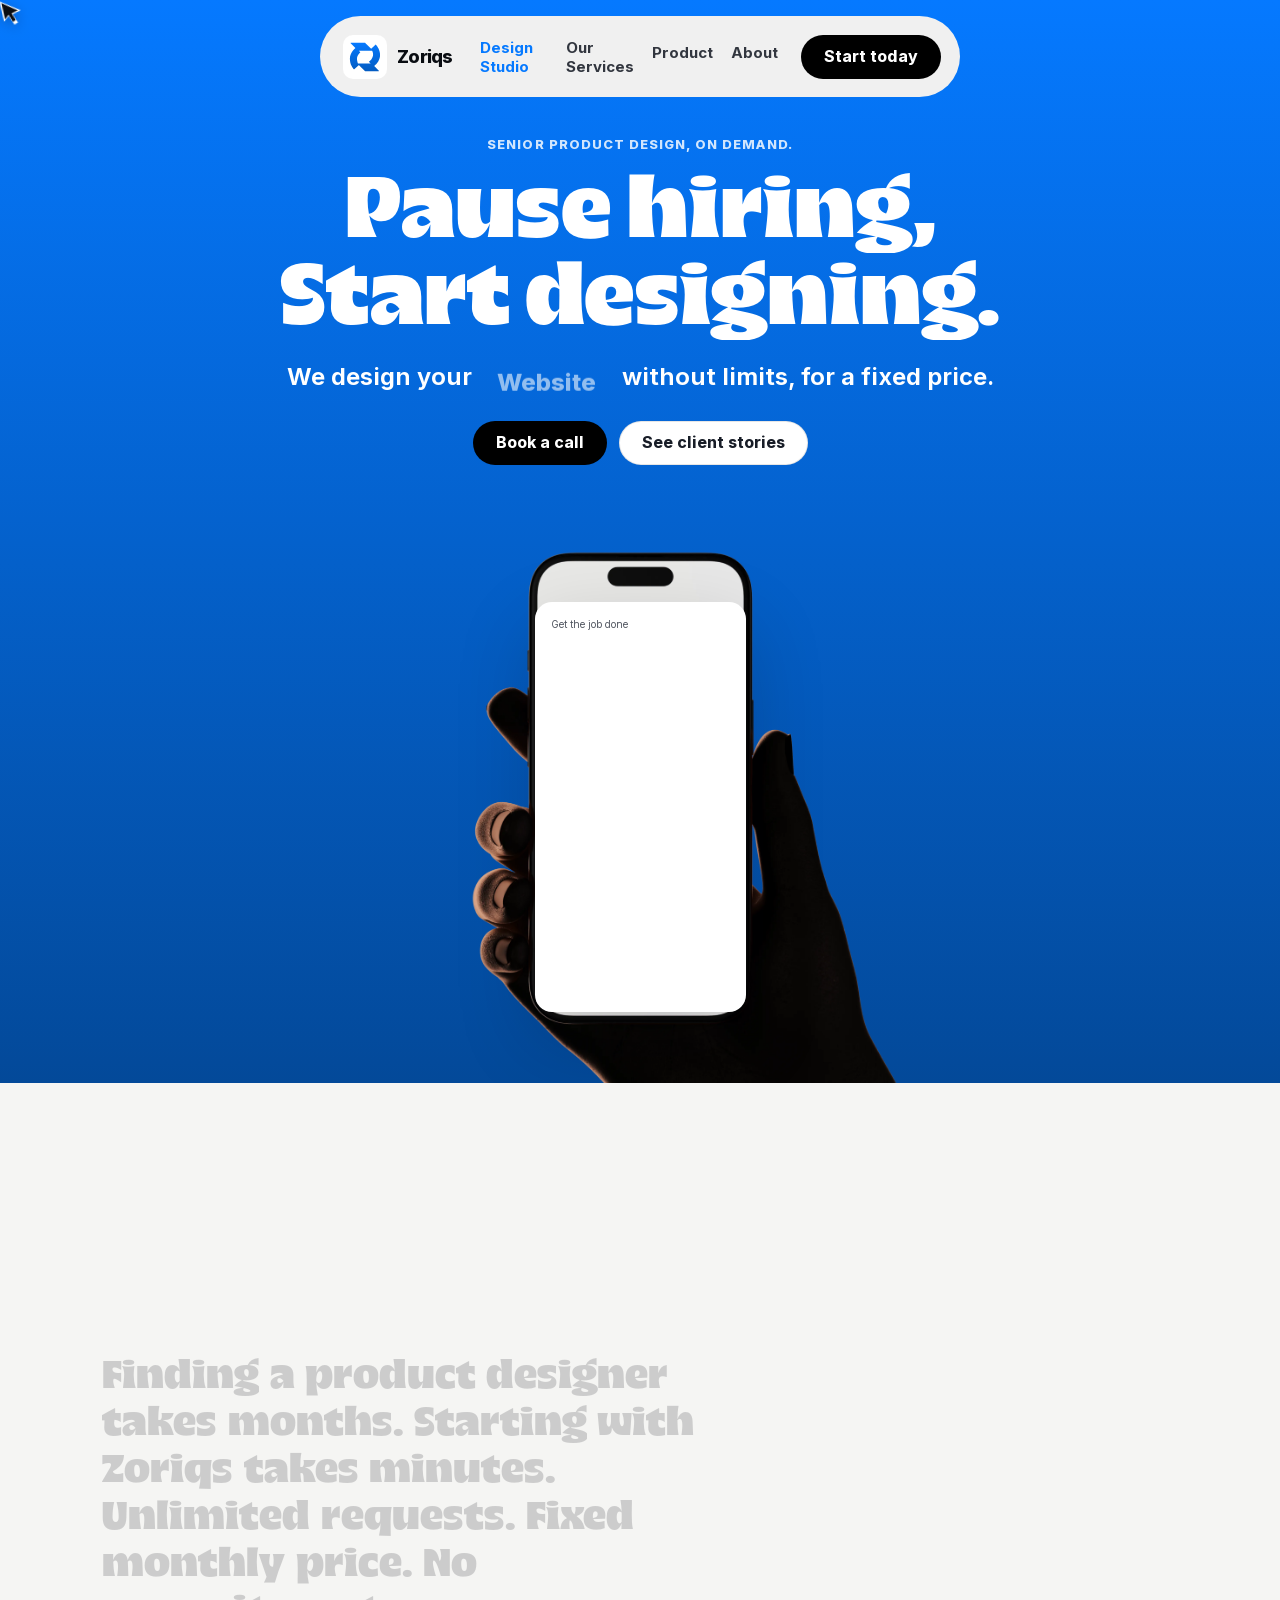
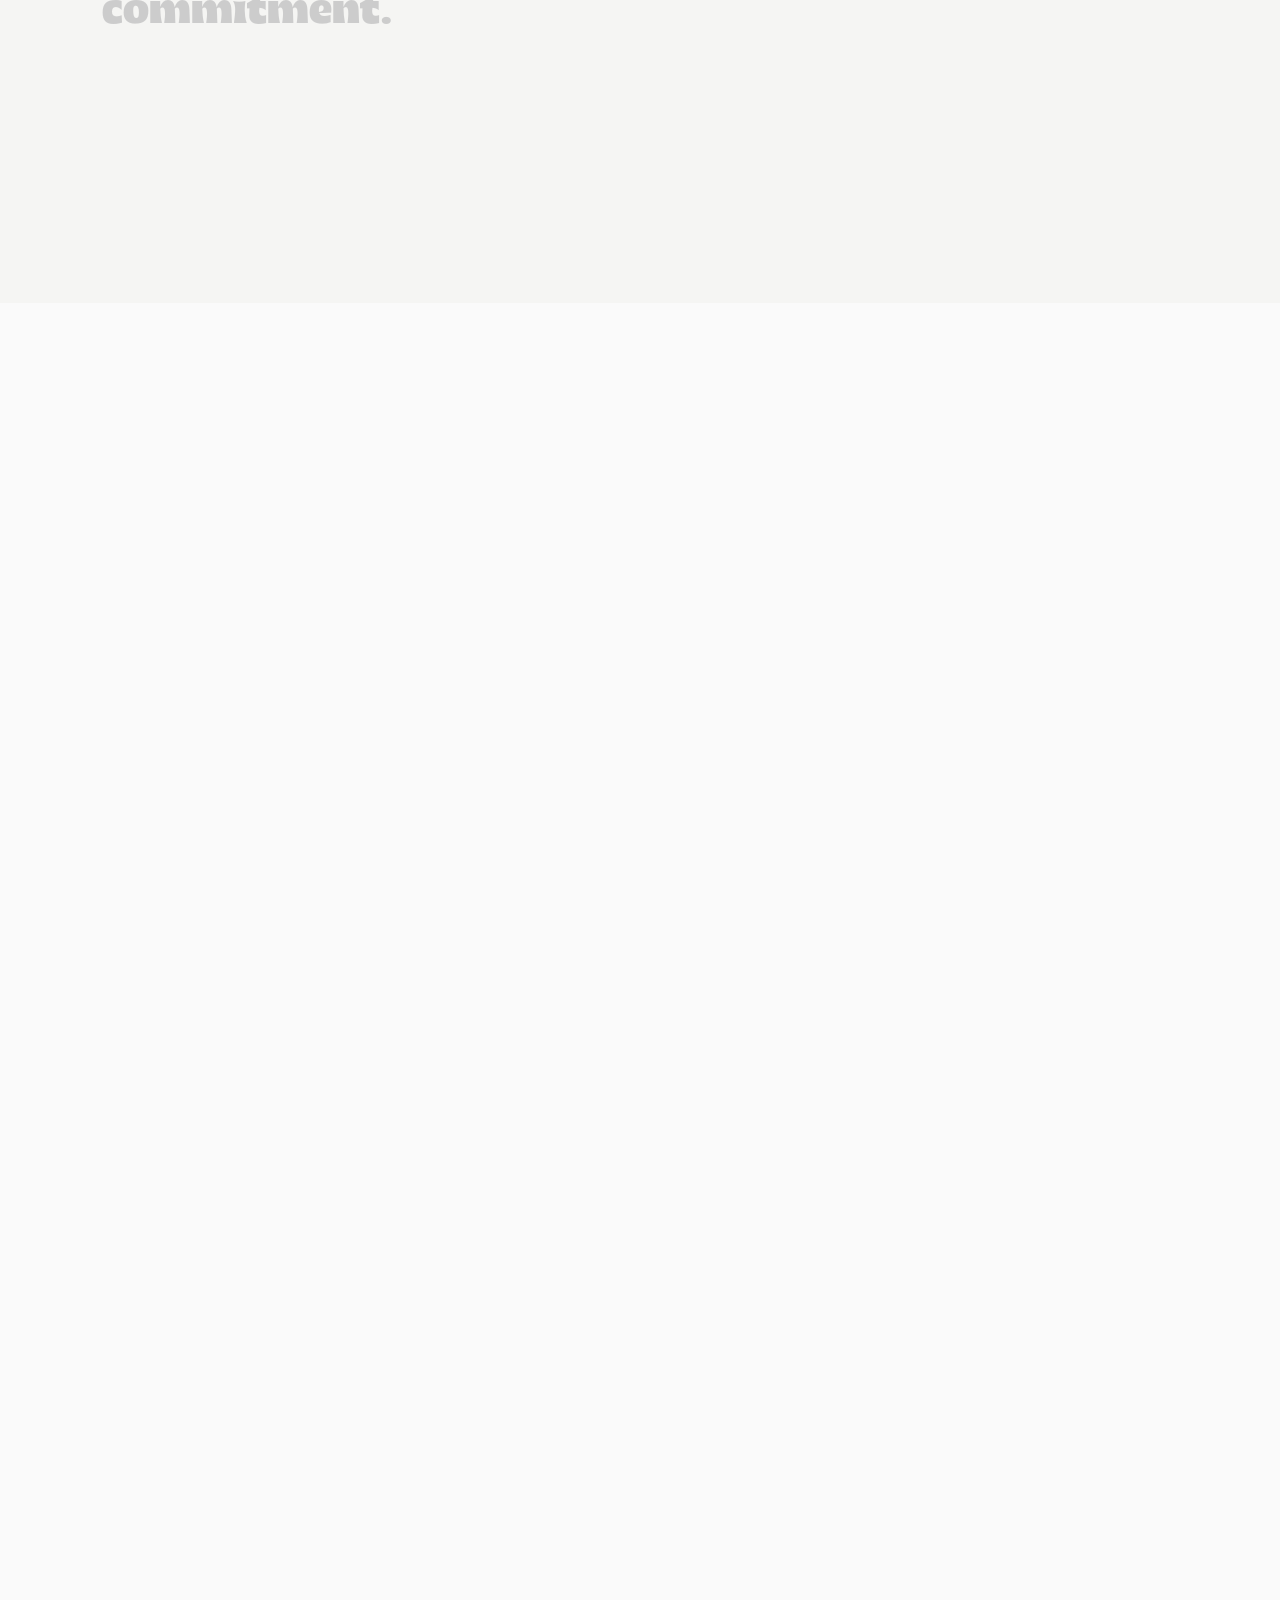
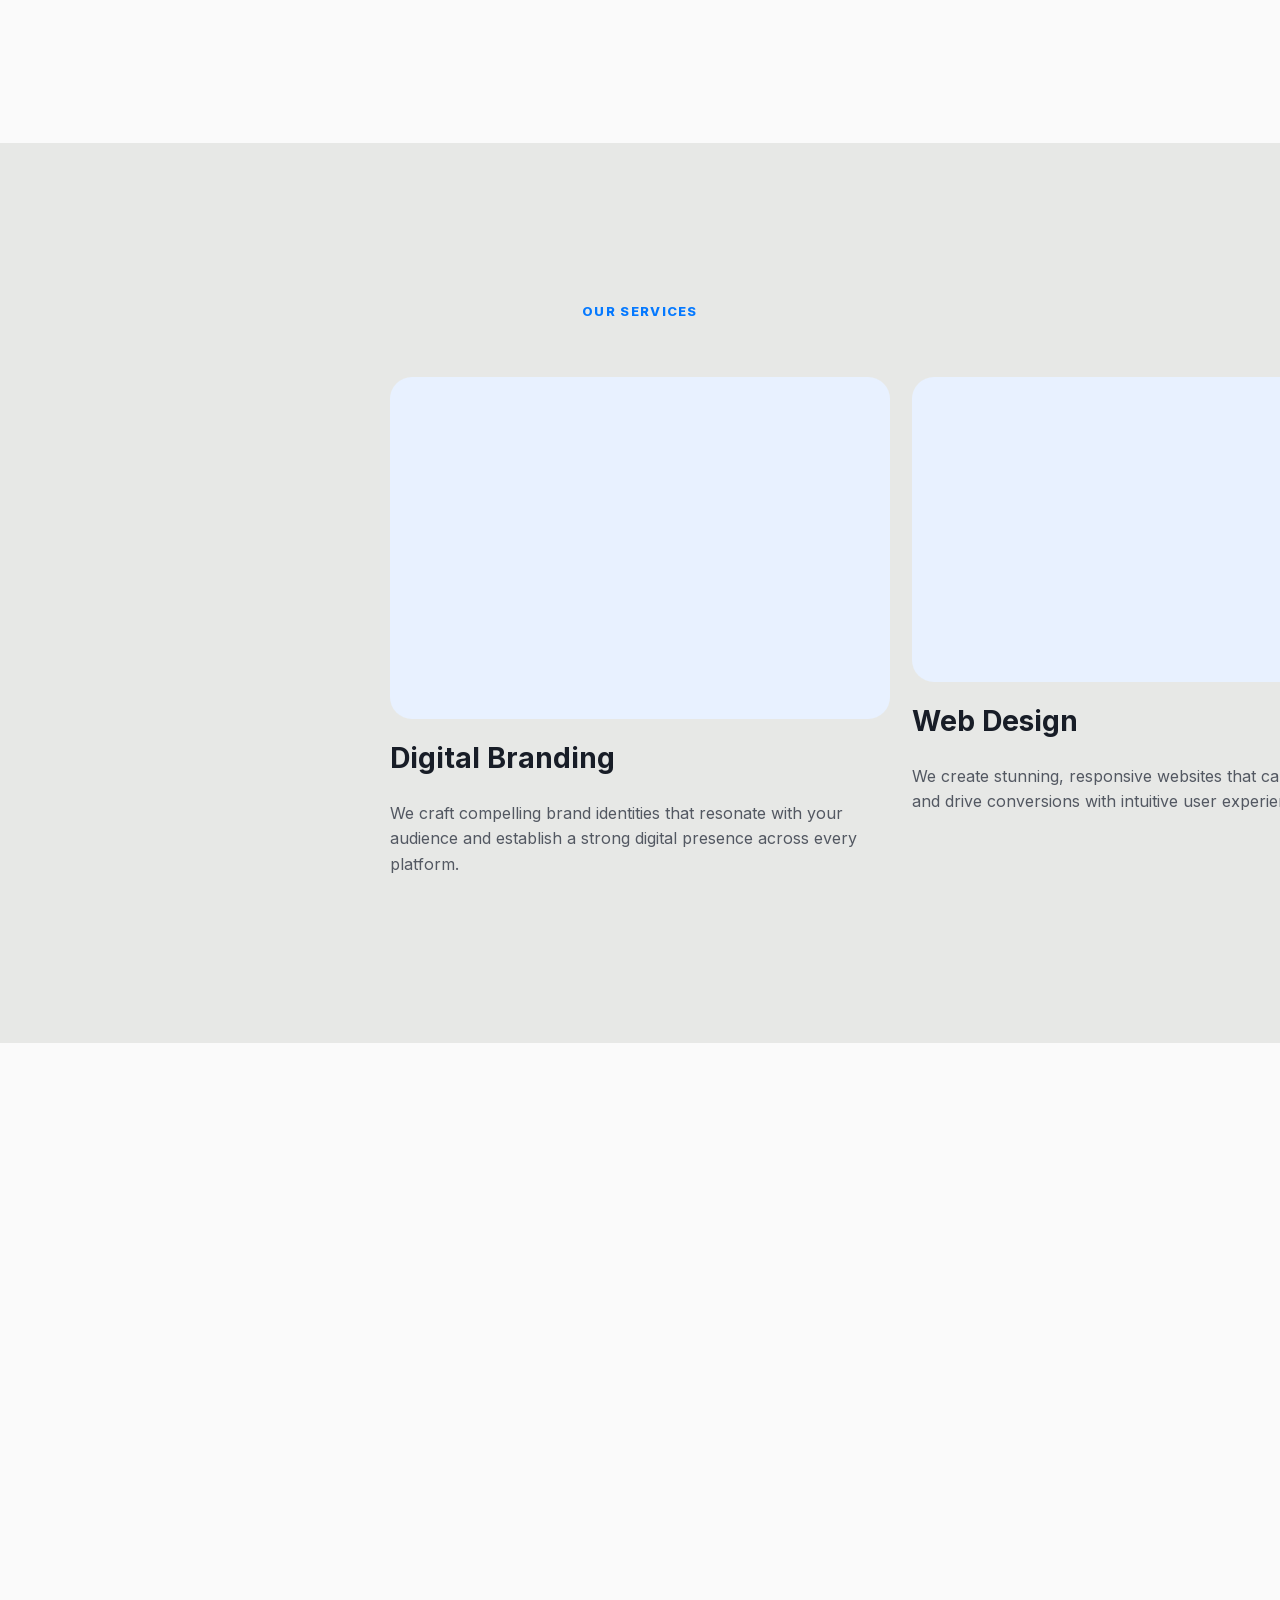
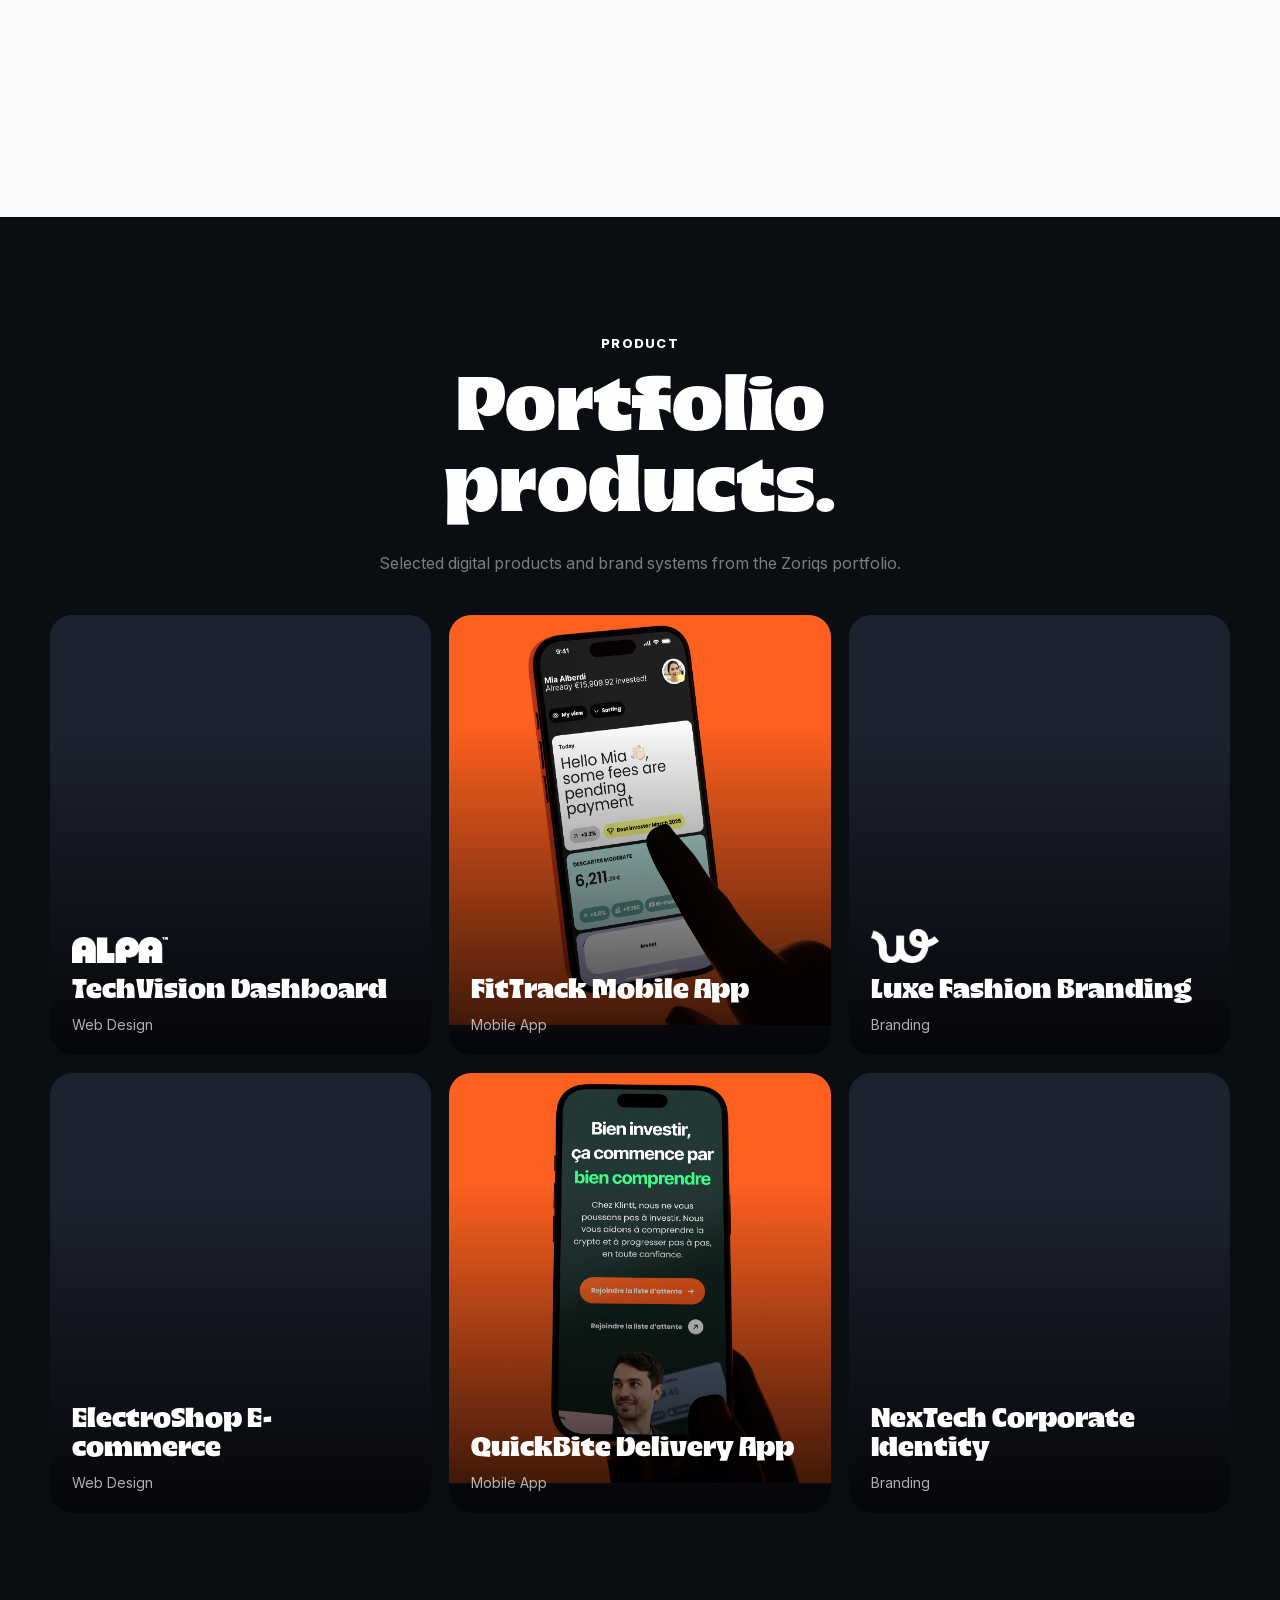
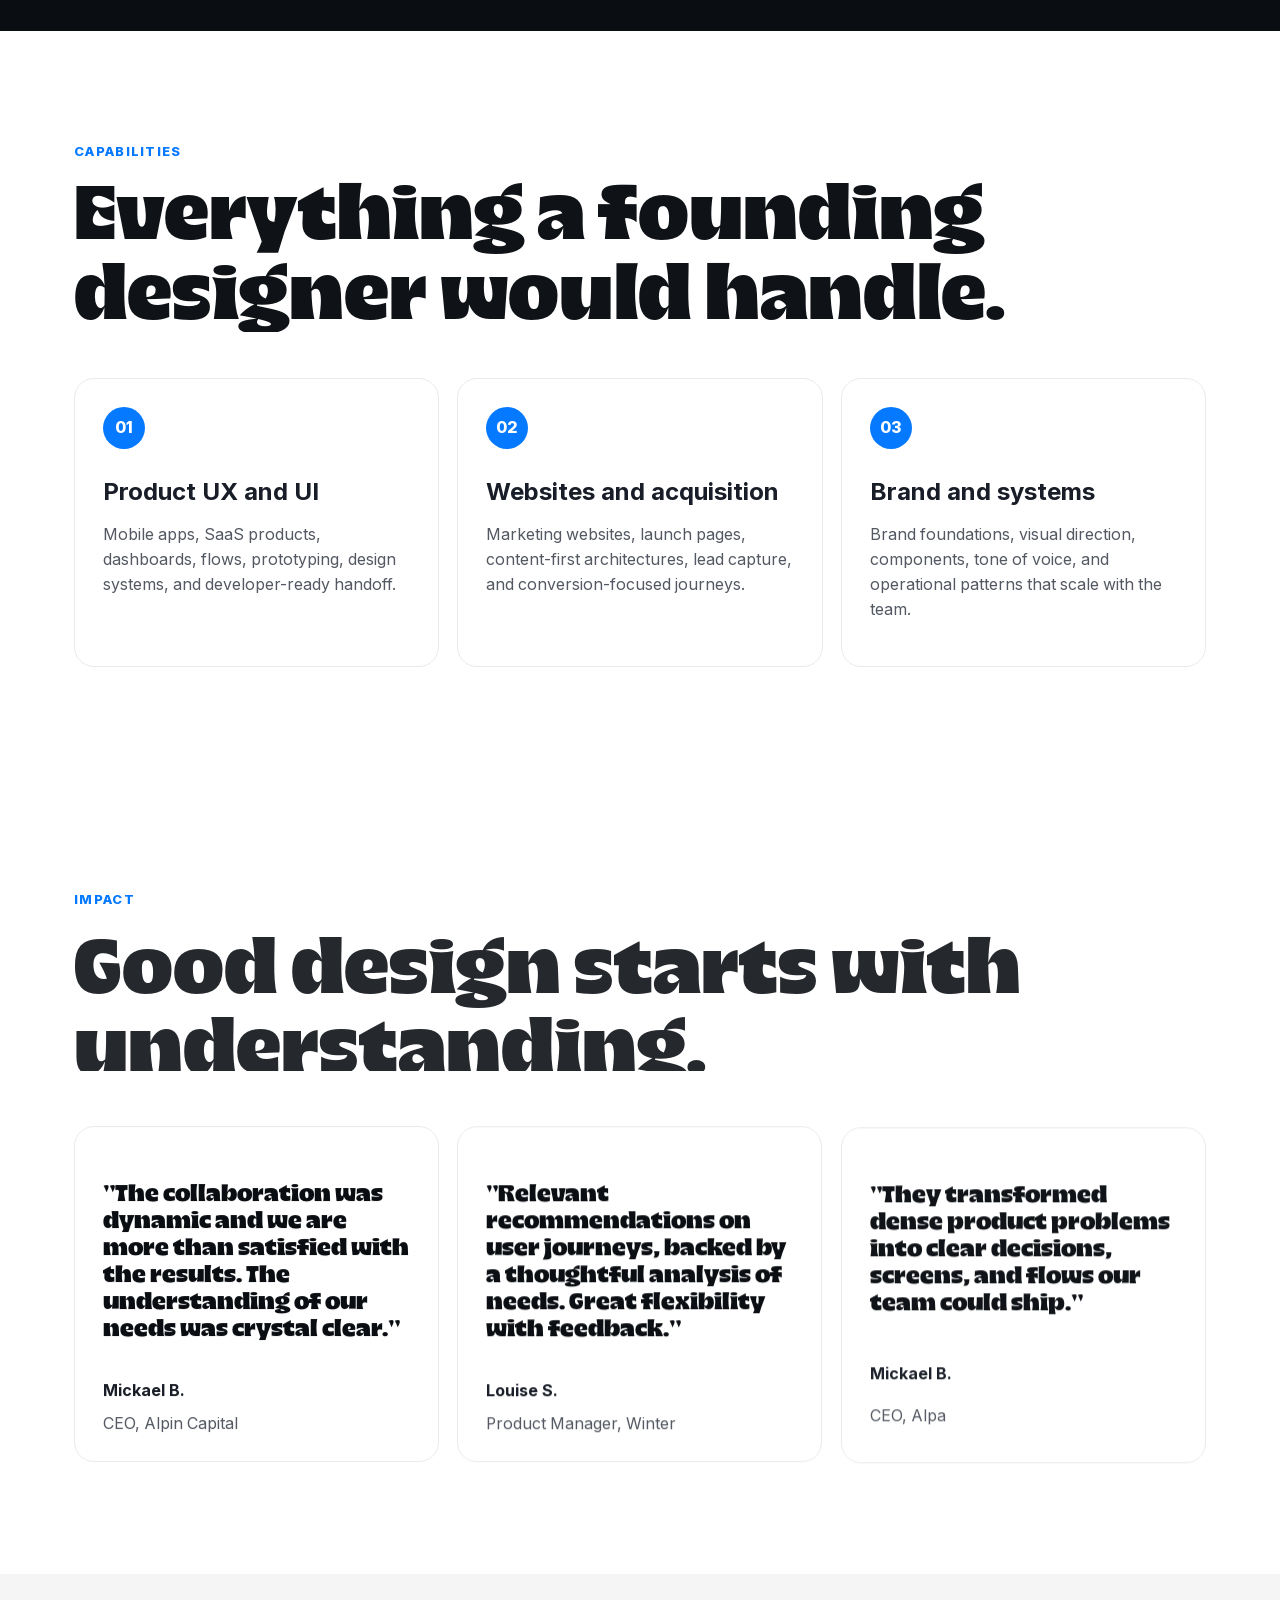
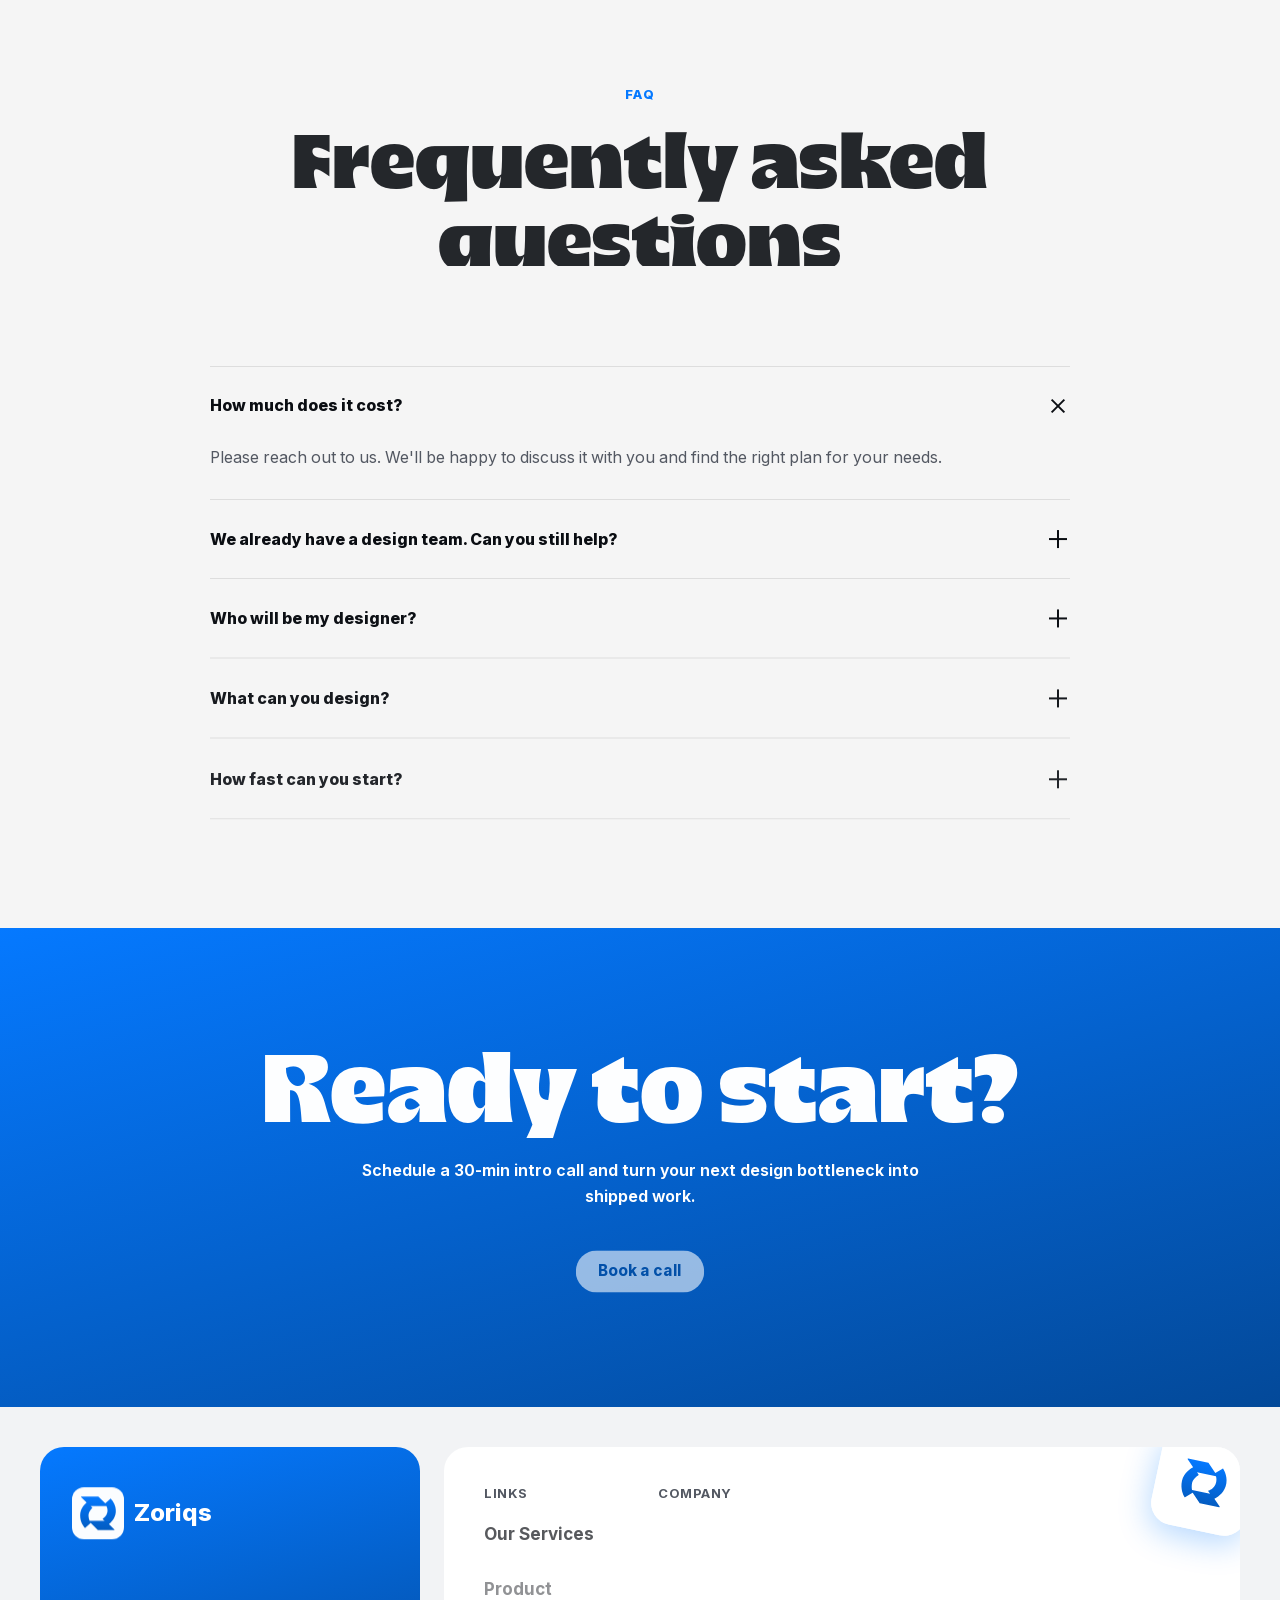
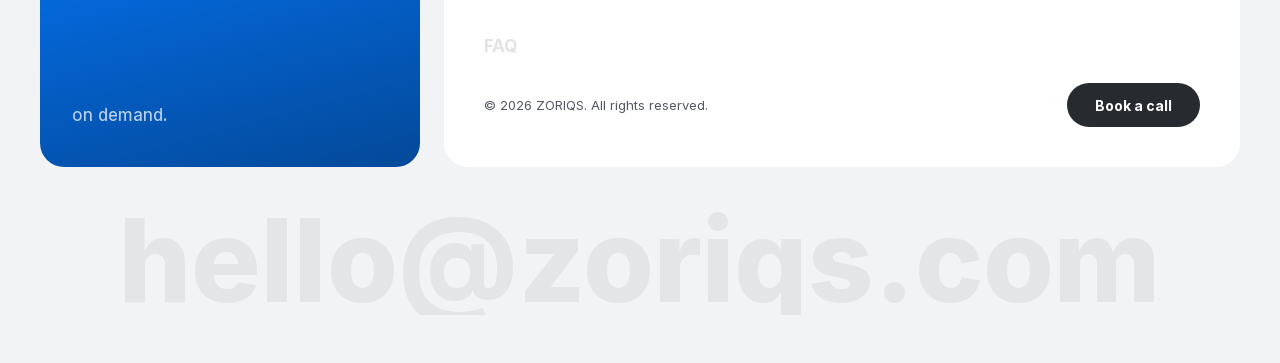
<file: index.html>
<!doctype html>
<html lang="en">
  <head>
    <meta charset="UTF-8" />
    <meta name="viewport" content="width=device-width, initial-scale=1.0" />
    <title>Zoriqs | Web Design, Apps & Digital Growth Studio</title>
    <meta name="description" content="Zoriqs creates websites, mobile apps, digital branding, marketing systems, and product experiences for teams that need creative digital work shipped fast." />
    <meta name="keywords" content="Zoriqs, web design, web development, mobile app development, digital branding, digital marketing, product design, UI UX design" />
    <meta name="author" content="Zoriqs" />
    <meta name="robots" content="index, follow, max-image-preview:large" />
    <meta property="og:type" content="website" />
    <meta property="og:title" content="Zoriqs | Web Design, Apps & Digital Growth Studio" />
    <meta property="og:description" content="Creative digital solutions for websites, apps, branding, marketing, and product experiences." />
    <meta property="og:image" content="assets/img/zoriqs-logo.png" />
    <meta property="og:image:alt" content="Zoriqs logo" />
    <meta property="og:site_name" content="Zoriqs" />
    <meta property="og:locale" content="en_US" />
    <meta name="twitter:card" content="summary_large_image" />
    <meta name="twitter:title" content="Zoriqs | Digital Design Studio" />
    <meta name="twitter:description" content="Websites, apps, branding, marketing, and product design from Zoriqs." />
    <meta name="twitter:image" content="assets/img/zoriqs-logo.png" />
    <meta name="theme-color" content="#121212" />
    <link rel="icon" href="assets/img/zoriqs-logo.svg" type="image/svg+xml" />
    <link rel="icon" type="image/png" sizes="32x32" href="favicon-32.png" />
    <link rel="icon" type="image/png" sizes="16x16" href="favicon-16.png" />
    <link rel="apple-touch-icon" sizes="180x180" href="apple-touch-icon.png" />
    <link rel="manifest" href="site.webmanifest" />
    <link rel="preload" href="assets/img/hero-device.webp" as="image" fetchpriority="high" />
    <link rel="preload" href="assets/fonts/AMLeCygne-Noir.otf" as="font" type="font/otf" crossorigin />
    <link rel="preload" href="assets/fonts/inter-latin.woff2" as="font" type="font/woff2" crossorigin />
    <link rel="stylesheet" href="styles.css?v=zoriqs-blue1" />
    <script>
      if ('scrollRestoration' in history) {
        history.scrollRestoration = 'manual';
      }
      window.scrollTo(0, 0);
    </script>
    <script type="application/ld+json">
      {
        "@context": "https://schema.org",
        "@graph": [
          {
            "@type": "ProfessionalService",
            "@id": "#business",
            "name": "Zoriqs",
            "description": "Creative digital studio offering web design, web development, mobile app development, digital branding, digital marketing, and product design.",
            "email": "hello@zoriqs.com",
            "priceRange": "$$",
            "areaServed": "Worldwide",
            "serviceType": [
              "Web Design",
              "Web Development",
              "Mobile App Development",
              "Digital Branding",
              "Digital Marketing",
              "Product Design"
            ]
          },
          {
            "@type": "WebSite",
            "@id": "#website",
            "name": "Zoriqs"
          },
          {
            "@type": "FAQPage",
            "mainEntity": [
              {
                "@type": "Question",
                "name": "How much does it cost?",
                "acceptedAnswer": {
                  "@type": "Answer",
                  "text": "Reach out to Zoriqs to discuss your requirements and find the right plan for your website, app, brand, or marketing needs."
                }
              },
              {
                "@type": "Question",
                "name": "We already have a design team. Can you still help?",
                "acceptedAnswer": {
                  "@type": "Answer",
                  "text": "Yes. Zoriqs can integrate into an existing workflow as an extension of your team."
                }
              },
              {
                "@type": "Question",
                "name": "What can you design?",
                "acceptedAnswer": {
                  "@type": "Answer",
                  "text": "Zoriqs works on mobile apps, SaaS products, websites, landing pages, design systems, dashboards, UI design, prototyping, and developer handoff."
                }
              }
            ]
          }
        ]
      }
    </script>
    <script defer src="assets/vendor/lenis.min.js"></script>
    <script defer src="assets/vendor/gsap.min.js"></script>
    <script defer src="assets/vendor/ScrollTrigger.min.js"></script>
    <script defer src="animations.js?v=scroll-lag-fix1"></script>
    <script defer src="main.js?v=scroll-lag-fix1"></script>
  </head>
  <body>
    <a class="skip-link" href="#main-content">Skip to main content</a>
    <div class="cursor-dot" aria-hidden="true"></div>
    <div class="cursor-ring" aria-hidden="true"></div>

    <header class="site-nav" data-nav>
      <a class="brand" href="index.html" aria-label="Zoriqs home">
        <img src="assets/img/zoriqs-logo.svg" alt="" width="512" height="512" decoding="async" />
        <span>Zoriqs</span>
      </a>
      <nav class="nav-links" aria-label="Main navigation">
        <a href="index.html" class="is-active">Design Studio</a>
        <a href="#how-it-works">Our Services</a>
        <a href="work.html">Product</a>
        <a href="about.html">About</a>
      </nav>
      <div class="service-nav-progress" aria-label="Our Services progress" aria-hidden="true">
        <span class="is-active"></span>
        <span></span>
        <span></span>
        <span></span>
        <span></span>
        <span></span>
      </div>
      <a class="nav-cta" href="contact.html">Start today</a>
      <button class="menu-toggle" aria-label="Open navigation menu" aria-expanded="false" aria-controls="mobile-menu">
        <span aria-hidden="true"></span><span aria-hidden="true"></span><span aria-hidden="true"></span>
      </button>
      <div class="scroll-progress" data-scroll-progress></div>
    </header>

    <div class="mobile-menu" id="mobile-menu" data-mobile-menu role="dialog" aria-modal="true" aria-label="Mobile navigation" aria-hidden="true">
      <nav aria-label="Mobile navigation">
        <a href="index.html">Design Studio</a>
        <a href="#how-it-works">Our Services</a>
        <a href="work.html">Product</a>
        <a href="about.html">About</a>
        <a href="contact.html">Book a call</a>
      </nav>
    </div>

    <main id="main-content">
      <section class="hero" id="hero-section">
        <div class="hero-copy">
          <p class="eyebrow reveal">Senior product design, on demand.</p>
          <h1 class="display reveal">Pause hiring,<br />Start designing.</h1>
          <p class="hero-sub reveal">
            We design your <strong data-rotator>Mobile App</strong> without limits, for a fixed price.
          </p>
          <div class="hero-actions reveal">
            <a class="button button-dark" href="contact.html">Book a call</a>
            <a class="button button-light" href="work.html">See client stories</a>
          </div>
        </div>
        <div class="hero-device reveal" aria-label="Product delivery preview">
          <img src="assets/img/hero-device.webp" alt="" width="4096" height="2731" decoding="async" fetchpriority="high" />
          <div class="phone-card">
            <div class="delivery-note">
              <span>Get the job done</span>
              <strong>Your design has been delivered</strong>
            </div>
            <video autoplay muted loop playsinline>
              <source src="assets/video/notif.mp4" type="video/mp4" />
            </video>
          </div>
        </div>
      </section>

      <section class="big-statement">
        <p class="word-reveal">
          <span class="word">Finding</span> <span class="word">a</span> <span class="word">product</span> <span class="word">designer</span> <span class="word">takes</span> <span class="word">months.</span>
          <span class="word">Starting</span> <span class="word">with</span> <span class="word">Zoriqs</span> <span class="word">takes</span> <span class="word">minutes.</span>
          <span class="word">Unlimited</span> <span class="word">requests.</span> <span class="word">Fixed</span> <span class="word">monthly</span> <span class="word">price.</span>
          <span class="word">No</span> <span class="word">commitment.</span>
        </p>
      </section>

      <section class="process-section" id="how-it-works">
        <div class="section-heading">
          <p class="eyebrow">Our Services</p>
        </div>
        <div class="process-track">
          <article class="feature-card feature-card-web-design reveal">
            <video autoplay muted loop playsinline>
              <source src="assets/video/card1-designer.mp4" type="video/mp4" />
            </video>
            <h3>Digital Branding</h3>
            <p>We craft compelling brand identities that resonate with your audience and establish a strong digital presence across every platform.</p>
          </article>
          <article class="feature-card reveal">
            <video autoplay muted loop playsinline>
              <source src="assets/video/card2.mp4" type="video/mp4" />
            </video>
            <h3>Web Design</h3>
            <p>We create stunning, responsive websites that captivate visitors and drive conversions with intuitive user experiences.</p>
          </article>
          <article class="feature-card reveal">
            <video class="service-video" autoplay muted loop playsinline aria-label="Animated web development interface">
              <source src="assets/img/service-web-development.webm" type="video/webm" />
            </video>
            <h3>Web Development</h3>
            <p>Our developers build robust, scalable web applications using modern technologies, clean structure, and reliable best practices.</p>
          </article>
          <article class="feature-card reveal">
            <video class="service-video" autoplay muted loop playsinline aria-label="Animated digital marketing dashboard">
              <source src="assets/img/service-digital-marketing.webm" type="video/webm" />
            </video>
            <h3>Digital Marketing</h3>
            <p>We develop strategic campaigns that increase online visibility, attract qualified traffic, and turn attention into measurable growth.</p>
          </article>
          <article class="feature-card reveal">
            <video class="service-video" autoplay muted loop playsinline aria-label="Animated mobile app interface">
              <source src="assets/img/service-mobile-app-development.webm" type="video/webm" />
            </video>
            <h3>Mobile App Development</h3>
            <p>We create native and cross-platform mobile applications that deliver polished experiences across devices and user journeys.</p>
          </article>
          <article class="feature-card feature-card-logo reveal">
            <img class="logo-transition-img" src="assets/img/zoriqs-logo.svg" alt="Zoriqs" width="512" height="512" decoding="async" />
          </article>
        </div>
        <div class="process-logo-stage" aria-hidden="true">
          <img src="assets/img/zoriqs-logo.svg" alt="" width="512" height="512" decoding="async" />
        </div>
      </section>

      <section class="work-preview section-dark" id="product">
        <div class="section-heading center">
          <p class="eyebrow">Product</p>
          <h2>Portfolio<br />products.</h2>
          <p>Selected digital products and brand systems from the Zoriqs portfolio.</p>
        </div>
        <div class="story-grid">
          <a class="story-card reveal" href="work.html">
            <img class="cover" src="assets/img/alpa-dashboard-today.webp" alt="TechVision Dashboard preview" width="1600" height="1200" loading="lazy" decoding="async" />
            <div>
              <img src="assets/img/logo-alpa.png" alt="Alpa" width="150" height="40" loading="lazy" decoding="async" />
              <strong>TechVision Dashboard</strong>
              <span>Web Design</span>
            </div>
          </a>
          <a class="story-card reveal" href="work.html">
            <img class="cover" src="assets/img/alpin-klintt-app.webp" alt="FitTrack Mobile App preview" width="4500" height="3000" loading="lazy" decoding="async" />
            <div>
              <img src="assets/img/logo-klintt.png" alt="Klintt" width="626" height="736" loading="lazy" decoding="async" />
              <strong>FitTrack Mobile App</strong>
              <span>Mobile App</span>
            </div>
          </a>
          <a class="story-card reveal" href="work.html">
            <img class="cover" src="assets/img/winter-renovation-journey-flow.webp" alt="Luxe Fashion Branding preview" width="2505" height="999" loading="lazy" decoding="async" />
            <div>
              <img src="assets/img/logo-winter.png" alt="Winter" width="344" height="172" loading="lazy" decoding="async" />
              <strong>Luxe Fashion Branding</strong>
              <span>Branding</span>
            </div>
          </a>
          <a class="story-card reveal" href="work.html">
            <img class="cover" src="assets/img/alpa-cashflow-notifications.webp" alt="ElectroShop E-commerce preview" width="1600" height="1200" loading="lazy" decoding="async" />
            <div>
              <strong>ElectroShop E-commerce</strong>
              <span>Web Design</span>
            </div>
          </a>
          <a class="story-card reveal" href="work.html">
            <img class="cover" src="assets/img/alpin-klintt-site.webp" alt="QuickBite Delivery App preview" width="4500" height="3000" loading="lazy" decoding="async" />
            <div>
              <strong>QuickBite Delivery App</strong>
              <span>Mobile App</span>
            </div>
          </a>
          <a class="story-card reveal" href="work.html">
            <img class="cover" src="assets/img/winter-energy-dashboard-dpe.webp" alt="NexTech Corporate Identity preview" width="4500" height="3000" loading="lazy" decoding="async" />
            <div>
              <strong>NexTech Corporate Identity</strong>
              <span>Branding</span>
            </div>
          </a>
        </div>
      </section>

      <section class="services-section section-white">
        <div class="section-heading">
          <p class="eyebrow">Capabilities</p>
          <h2>Everything a founding designer would handle.</h2>
        </div>
        <div class="service-grid">
          <article class="service-card reveal">
            <span>01</span>
            <h3>Product UX and UI</h3>
            <p>Mobile apps, SaaS products, dashboards, flows, prototyping, design systems, and developer-ready handoff.</p>
          </article>
          <article class="service-card reveal">
            <span>02</span>
            <h3>Websites and acquisition</h3>
            <p>Marketing websites, launch pages, content-first architectures, lead capture, and conversion-focused journeys.</p>
          </article>
          <article class="service-card reveal">
            <span>03</span>
            <h3>Brand and systems</h3>
            <p>Brand foundations, visual direction, components, tone of voice, and operational patterns that scale with the team.</p>
          </article>
        </div>
      </section>

      <section class="testimonial-section section-white">
        <div class="section-heading">
          <p class="eyebrow">Impact</p>
          <h2>Good design starts with understanding.</h2>
        </div>
        <div class="quote-grid">
          <article class="quote-card reveal">
            <p>"The collaboration was dynamic and we are more than satisfied with the results. The understanding of our needs was crystal clear."</p>
            <strong>Mickael B.</strong>
            <span>CEO, Alpin Capital</span>
          </article>
          <article class="quote-card reveal">
            <p>"Relevant recommendations on user journeys, backed by a thoughtful analysis of needs. Great flexibility with feedback."</p>
            <strong>Louise S.</strong>
            <span>Product Manager, Winter</span>
          </article>
          <article class="quote-card reveal">
            <p>"They transformed dense product problems into clear decisions, screens, and flows our team could ship."</p>
            <strong>Mickael B.</strong>
            <span>CEO, Alpa</span>
          </article>
        </div>
      </section>

      <section class="faq-section" id="faq">
        <div class="section-heading center">
          <p class="eyebrow">FAQ</p>
          <h2>Frequently asked questions</h2>
          <p>Everything you need to know before getting started.</p>
        </div>
        <div class="faq-list" data-accordion>
          <article>
            <button>How much does it cost?<span></span></button>
            <div><p>Please reach out to us. We'll be happy to discuss it with you and find the right plan for your needs.</p></div>
          </article>
          <article>
            <button>We already have a design team. Can you still help?<span></span></button>
            <div><p>Absolutely. We integrate into your existing workflow and tools. Think of us as an extension of your team, not a replacement.</p></div>
          </article>
          <article>
            <button>Who will be my designer?<span></span></button>
            <div><p>A dedicated senior product designer with experience shipping products at startups and scale-ups. No handoffs, no junior rotations.</p></div>
          </article>
          <article>
            <button>What can you design?<span></span></button>
            <div><p>Mobile apps, SaaS products, websites, landing pages, design systems, dashboards, UX research, UI design, prototyping, and developer handoff.</p></div>
          </article>
          <article>
            <button>How fast can you start?<span></span></button>
            <div><p>Most engagements kick off within a few days. Book a call, tell us what you need, and we'll match you with the right designer.</p></div>
          </article>
        </div>
      </section>

      <section class="final-cta">
        <h2>Ready to start?</h2>
        <p>Schedule a 30-min intro call and turn your next design bottleneck into shipped work.</p>
        <a class="button button-brand" href="contact.html">Book a call</a>
      </section>
    </main>

    <footer class="site-footer">
      <div class="footer-cards">
        <section class="footer-brand-card" aria-label="Zoriqs">
          <div class="footer-brand-lockup">
            <img src="assets/img/zoriqs-logo.svg" alt="" width="512" height="512" loading="lazy" decoding="async" />
            <span>Zoriqs</span>
          </div>
          <div class="footer-brand-copy">
            <p>Creative digital solutions,</p>
            <p>on demand.</p>
          </div>
        </section>
        <section class="footer-links-card">
          <div class="footer-mark" aria-hidden="true"><img src="assets/img/zoriqs-logo.svg" alt="" width="512" height="512" loading="lazy" decoding="async" /></div>
          <div class="footer-link-columns">
            <div>
              <p>Links</p>
              <nav aria-label="Footer links">
                <a href="index.html#how-it-works">Our Services</a>
                <a href="work.html">Product</a>
                <a href="index.html#faq">FAQ</a>
              </nav>
            </div>
            <div>
              <p>Company</p>
              <nav aria-label="Company links">
                <a href="contact.html">Contact</a>
                <a href="#">Privacy Policy</a>
                <a href="#">Terms</a>
              </nav>
            </div>
          </div>
          <div class="footer-bottom-row">
            <p>&copy; 2026 ZORIQS. All rights reserved.</p>
            <a class="footer-cta" href="contact.html">Book a call</a>
          </div>
        </section>
      </div>
      <div class="footer-email-wrap">
        <button class="footer-email-watermark" type="button" data-copy-email="hello@zoriqs.com" aria-label="Copy hello@zoriqs.com">hello@zoriqs.com</button>
      </div>
    </footer>
  </body>
</html>
</file>
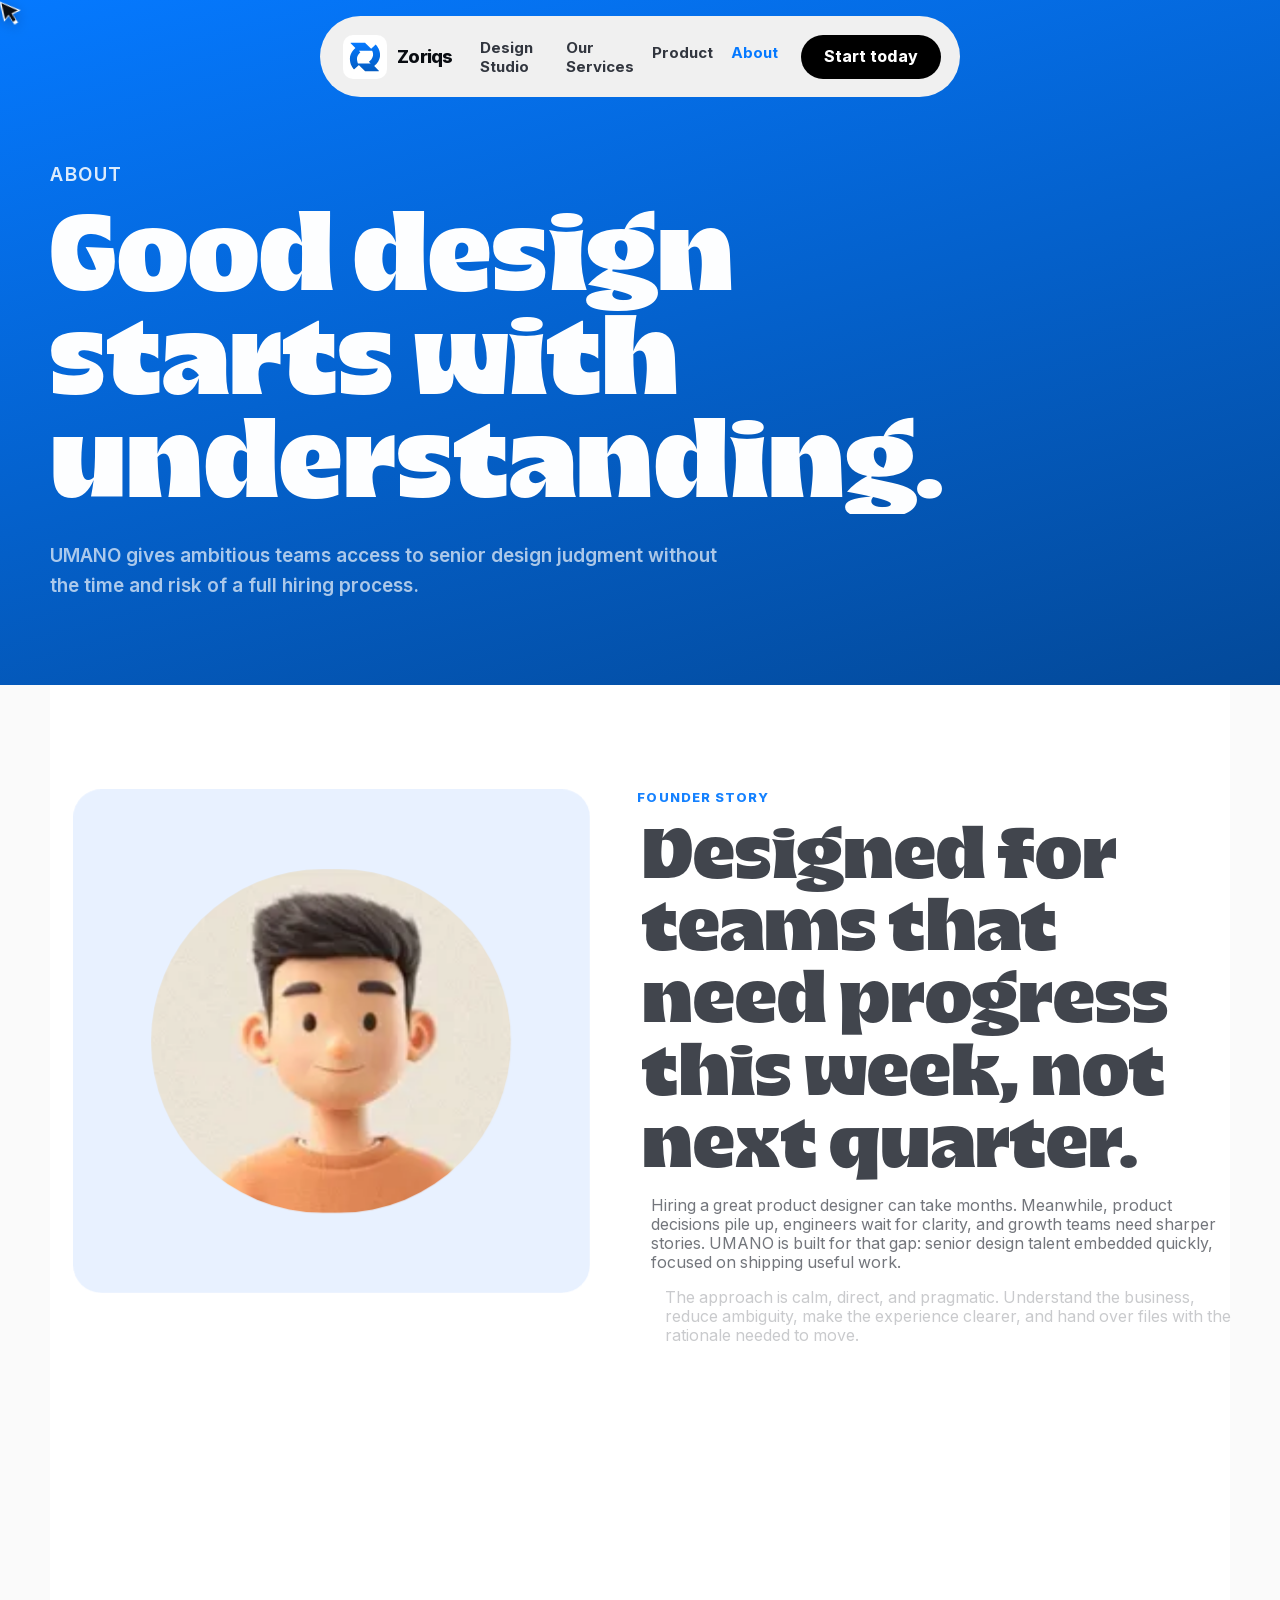
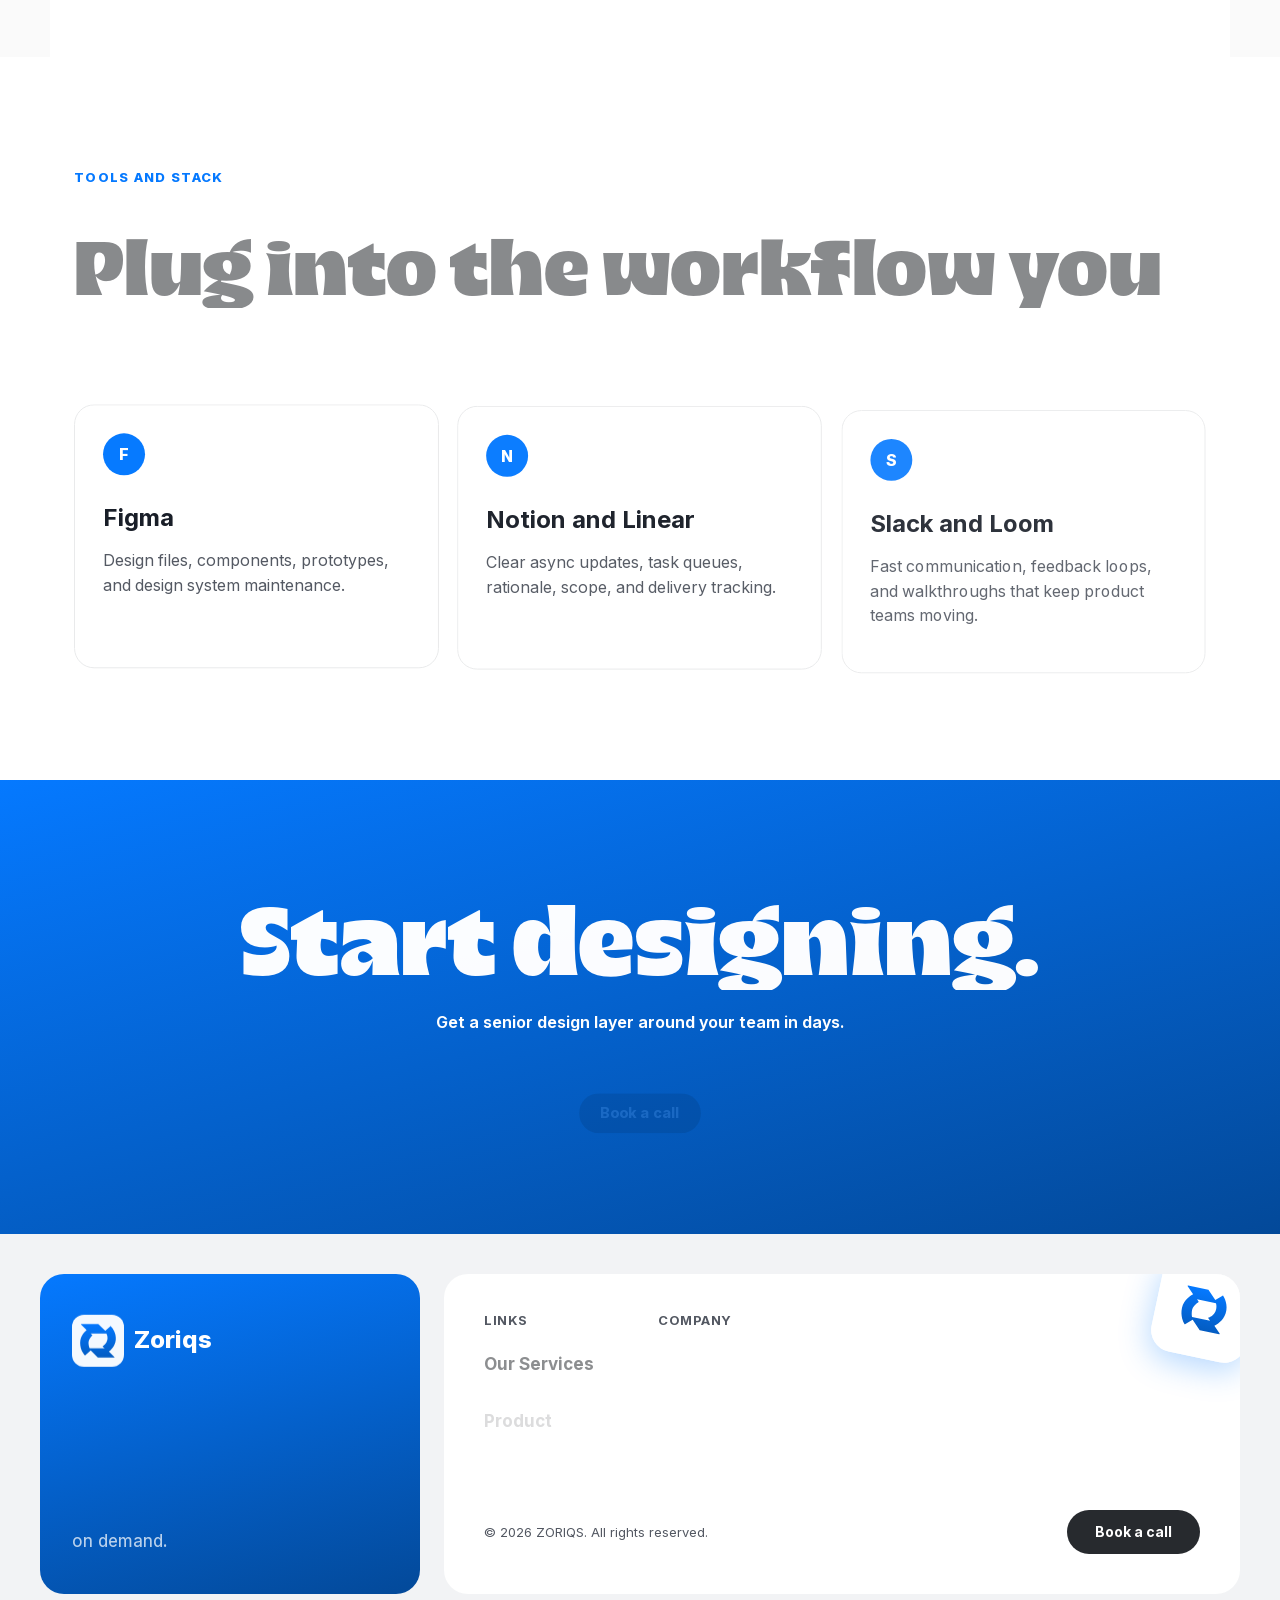
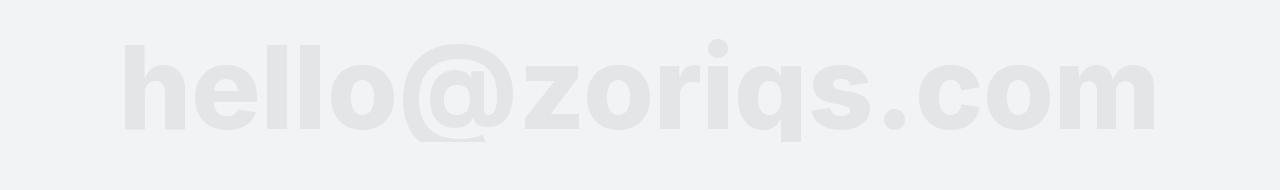
<file: about.html>
<!doctype html>
<html lang="en">
  <head>
    <meta charset="UTF-8" />
    <meta name="viewport" content="width=device-width, initial-scale=1.0" />
    <title>About Zoriqs | Creative Digital Studio</title>
    <meta name="description" content="Learn how Zoriqs helps teams move faster with clear digital strategy, product design, web design, branding, and creative execution." />
    <meta name="author" content="Zoriqs" />
    <meta name="robots" content="index, follow, max-image-preview:large" />
    <meta property="og:type" content="website" />
    <meta property="og:title" content="About Zoriqs | Creative Digital Studio" />
    <meta property="og:description" content="A creative digital studio for websites, apps, branding, product design, and marketing systems." />
    <meta property="og:image" content="assets/img/zoriqs-logo.png" />
    <meta property="og:image:alt" content="Zoriqs logo" />
    <meta property="og:site_name" content="Zoriqs" />
    <meta name="twitter:card" content="summary_large_image" />
    <meta name="twitter:title" content="About Zoriqs" />
    <meta name="twitter:description" content="Creative digital solutions from Zoriqs." />
    <meta name="theme-color" content="#121212" />
    <link rel="icon" href="assets/img/zoriqs-logo.svg" type="image/svg+xml" />
    <link rel="icon" type="image/png" sizes="32x32" href="favicon-32.png" />
    <link rel="icon" type="image/png" sizes="16x16" href="favicon-16.png" />
    <link rel="apple-touch-icon" sizes="180x180" href="apple-touch-icon.png" />
    <link rel="manifest" href="site.webmanifest" />
    <link rel="preload" href="assets/fonts/inter-latin.woff2" as="font" type="font/woff2" crossorigin />
    <link rel="stylesheet" href="styles.css?v=zoriqs-blue1" />
    <script>
      if ('scrollRestoration' in history) {
        history.scrollRestoration = 'manual';
      }
      window.scrollTo(0, 0);
    </script>
    <script defer src="assets/vendor/lenis.min.js"></script>
    <script defer src="assets/vendor/gsap.min.js"></script>
    <script defer src="assets/vendor/ScrollTrigger.min.js"></script>
    <script defer src="animations.js?v=scroll-lag-fix1"></script>
    <script defer src="main.js?v=scroll-lag-fix1"></script>
  </head>
  <body>
    <a class="skip-link" href="#main-content">Skip to main content</a>
    <div class="cursor-dot" aria-hidden="true"></div>
    <div class="cursor-ring" aria-hidden="true"></div>
    <header class="site-nav" data-nav>
      <a class="brand" href="index.html" aria-label="Zoriqs home"><img src="assets/img/zoriqs-logo.svg" alt="" width="512" height="512" decoding="async" /><span>Zoriqs</span></a>
      <nav class="nav-links" aria-label="Main navigation"><a href="index.html">Design Studio</a><a href="index.html#how-it-works">Our Services</a><a href="work.html">Product</a><a class="is-active" href="about.html">About</a></nav>
      <a class="nav-cta" href="contact.html">Start today</a>
      <button class="menu-toggle" aria-label="Open navigation menu" aria-expanded="false" aria-controls="mobile-menu"><span aria-hidden="true"></span><span aria-hidden="true"></span><span aria-hidden="true"></span></button>
      <div class="scroll-progress" data-scroll-progress></div>
    </header>
    <div class="mobile-menu" id="mobile-menu" data-mobile-menu role="dialog" aria-modal="true" aria-label="Mobile navigation" aria-hidden="true"><nav><a href="index.html">Design Studio</a><a href="work.html">Product</a><a href="about.html">About</a><a href="contact.html">Book a call</a></nav></div>

    <main id="main-content">
      <section class="page-hero">
        <div>
          <p class="eyebrow reveal">About</p>
          <h1 class="reveal">Good design starts with understanding.</h1>
          <p class="reveal">UMANO gives ambitious teams access to senior design judgment without the time and risk of a full hiring process.</p>
        </div>
      </section>

      <section class="about-split section-white">
        <div class="about-media reveal"><img src="assets/img/avatar-samy.webp" alt="Senior product designer" width="181" height="173" loading="lazy" decoding="async" /></div>
        <div class="about-copy reveal">
          <p class="eyebrow">Founder story</p>
          <h2>Designed for teams that need progress this week, not next quarter.</h2>
          <p>Hiring a great product designer can take months. Meanwhile, product decisions pile up, engineers wait for clarity, and growth teams need sharper stories. UMANO is built for that gap: senior design talent embedded quickly, focused on shipping useful work.</p>
          <p>The approach is calm, direct, and pragmatic. Understand the business, reduce ambiguity, make the experience clearer, and hand over files with the rationale needed to move.</p>
          <div class="process-list">
            <span><strong>01 - Understand</strong> product, users, constraints, and business goals</span>
            <span><strong>02 - Structure</strong> flows, hierarchy, states, and decisions</span>
            <span><strong>03 - Ship</strong> ready-to-build design with clear documentation</span>
          </div>
        </div>
      </section>

      <section class="services-section section-white">
        <div class="section-heading"><p class="eyebrow">Tools and stack</p><h2>Plug into the workflow you already use.</h2></div>
        <div class="service-grid">
          <article class="service-card reveal"><span>F</span><h3>Figma</h3><p>Design files, components, prototypes, and design system maintenance.</p></article>
          <article class="service-card reveal"><span>N</span><h3>Notion and Linear</h3><p>Clear async updates, task queues, rationale, scope, and delivery tracking.</p></article>
          <article class="service-card reveal"><span>S</span><h3>Slack and Loom</h3><p>Fast communication, feedback loops, and walkthroughs that keep product teams moving.</p></article>
        </div>
      </section>

      <section class="final-cta"><h2>Start designing.</h2><p>Get a senior design layer around your team in days.</p><a class="button button-dark" href="contact.html">Book a call</a></section>
    </main>
    <footer class="site-footer">
      <div class="footer-cards">
        <section class="footer-brand-card" aria-label="Zoriqs">
          <div class="footer-brand-lockup">
            <img src="assets/img/zoriqs-logo.svg" alt="" width="512" height="512" loading="lazy" decoding="async" />
            <span>Zoriqs</span>
          </div>
          <div class="footer-brand-copy">
            <p>Creative digital solutions,</p>
            <p>on demand.</p>
          </div>
        </section>
        <section class="footer-links-card">
          <div class="footer-mark" aria-hidden="true"><img src="assets/img/zoriqs-logo.svg" alt="" width="512" height="512" loading="lazy" decoding="async" /></div>
          <div class="footer-link-columns">
            <div>
              <p>Links</p>
              <nav aria-label="Footer links">
                <a href="index.html#how-it-works">Our Services</a>
                <a href="work.html">Product</a>
                <a href="index.html#faq">FAQ</a>
              </nav>
            </div>
            <div>
              <p>Company</p>
              <nav aria-label="Company links">
                <a href="contact.html">Contact</a>
                <a href="#">Privacy Policy</a>
                <a href="#">Terms</a>
              </nav>
            </div>
          </div>
          <div class="footer-bottom-row">
            <p>&copy; 2026 ZORIQS. All rights reserved.</p>
            <a class="footer-cta" href="contact.html">Book a call</a>
          </div>
        </section>
      </div>
      <div class="footer-email-wrap">
        <button class="footer-email-watermark" type="button" data-copy-email="hello@zoriqs.com" aria-label="Copy hello@zoriqs.com">hello@zoriqs.com</button>
      </div>
    </footer>
  </body>
</html>
</file>
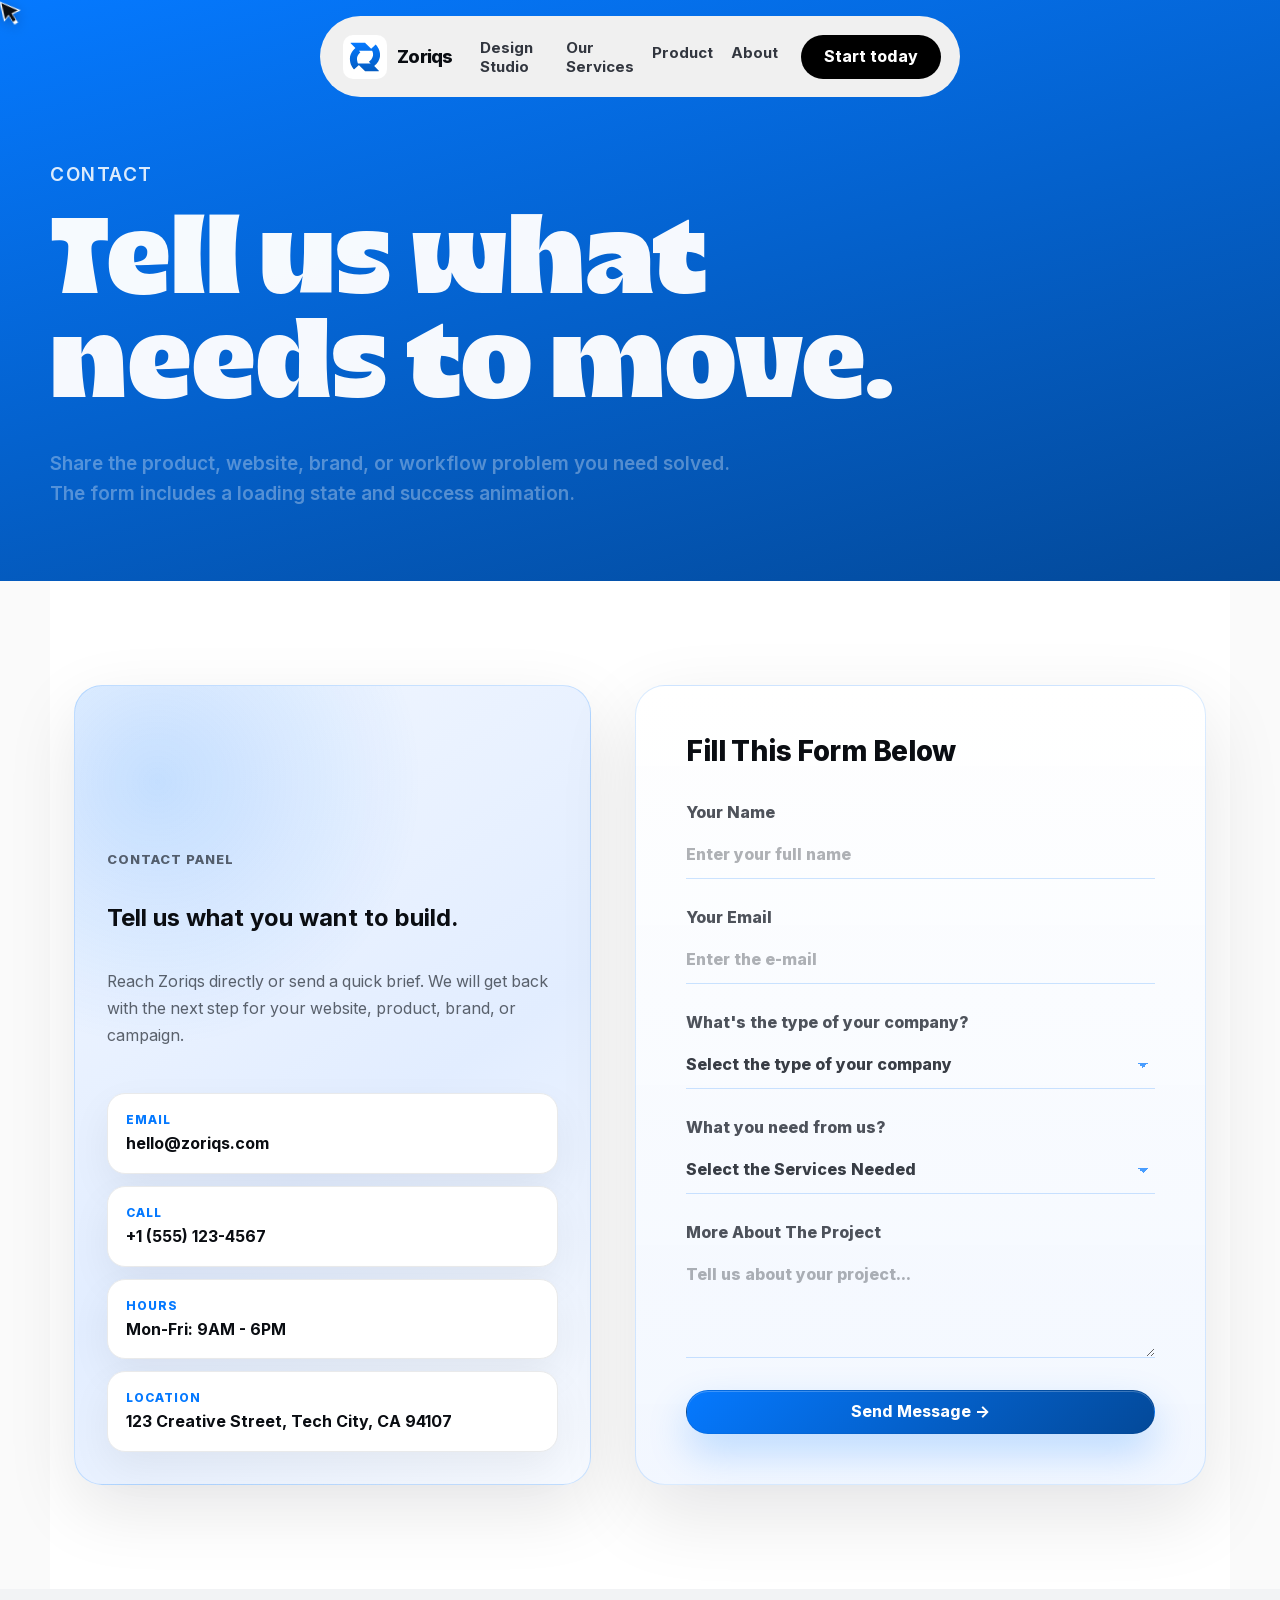
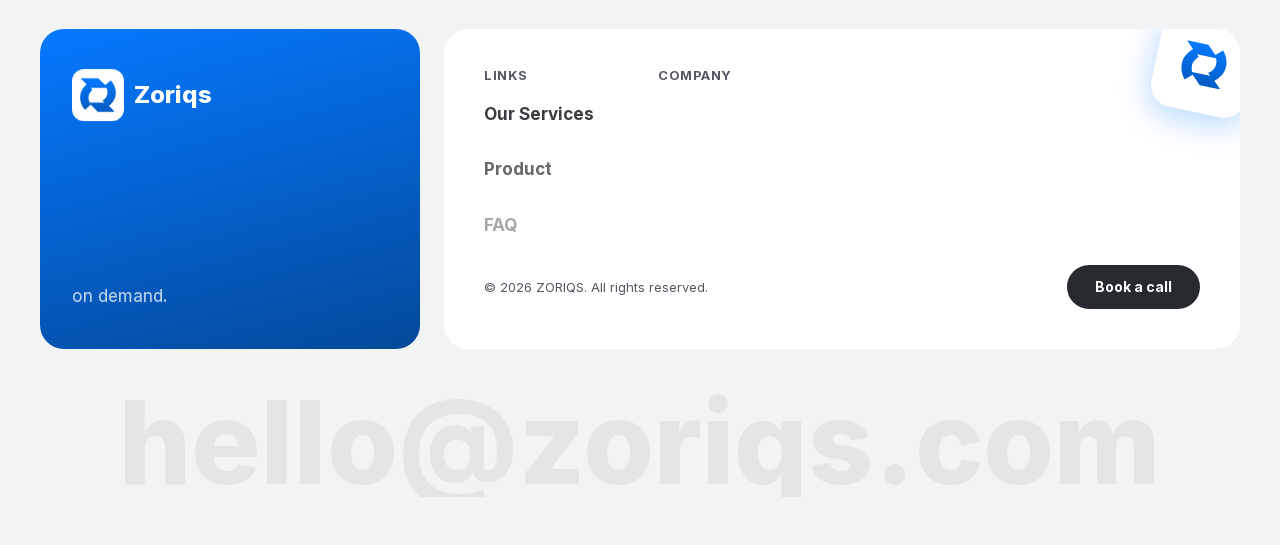
<file: contact.html>
<!doctype html>
<html lang="en">
  <head>
    <meta charset="UTF-8" />
    <meta name="viewport" content="width=device-width, initial-scale=1.0" />
    <title>Contact Zoriqs | Book a Digital Project Call</title>
    <meta name="description" content="Contact Zoriqs to discuss your website, mobile app, brand, digital marketing, or product design project." />
    <meta name="author" content="Zoriqs" />
    <meta name="robots" content="index, follow, max-image-preview:large" />
    <meta property="og:type" content="website" />
    <meta property="og:title" content="Contact Zoriqs | Book a Call" />
    <meta property="og:description" content="Tell Zoriqs what you want to build and start your digital project." />
    <meta property="og:image" content="assets/img/zoriqs-logo.png" />
    <meta property="og:image:alt" content="Zoriqs logo" />
    <meta property="og:site_name" content="Zoriqs" />
    <meta name="twitter:card" content="summary_large_image" />
    <meta name="twitter:title" content="Contact Zoriqs" />
    <meta name="twitter:description" content="Book a call for your next website, app, brand, or digital marketing project." />
    <meta name="theme-color" content="#121212" />
    <link rel="icon" href="assets/img/zoriqs-logo.svg" type="image/svg+xml" />
    <link rel="icon" type="image/png" sizes="32x32" href="favicon-32.png" />
    <link rel="icon" type="image/png" sizes="16x16" href="favicon-16.png" />
    <link rel="apple-touch-icon" sizes="180x180" href="apple-touch-icon.png" />
    <link rel="manifest" href="site.webmanifest" />
    <link rel="preload" href="assets/fonts/inter-latin.woff2" as="font" type="font/woff2" crossorigin />
    <link rel="stylesheet" href="styles.css?v=zoriqs-blue1" />
    <script>
      if ('scrollRestoration' in history) {
        history.scrollRestoration = 'manual';
      }
      window.scrollTo(0, 0);
    </script>
    <script defer src="assets/vendor/lenis.min.js"></script>
    <script defer src="assets/vendor/gsap.min.js"></script>
    <script defer src="assets/vendor/ScrollTrigger.min.js"></script>
    <script defer src="animations.js?v=scroll-lag-fix1"></script>
    <script defer src="main.js?v=scroll-lag-fix1"></script>
  </head>
  <body>
    <a class="skip-link" href="#main-content">Skip to main content</a>
    <div class="cursor-dot" aria-hidden="true"></div>
    <div class="cursor-ring" aria-hidden="true"></div>
    <header class="site-nav" data-nav>
      <a class="brand" href="index.html" aria-label="Zoriqs home"><img src="assets/img/zoriqs-logo.svg" alt="" width="512" height="512" decoding="async" /><span>Zoriqs</span></a>
      <nav class="nav-links" aria-label="Main navigation"><a href="index.html">Design Studio</a><a href="index.html#how-it-works">Our Services</a><a href="work.html">Product</a><a href="about.html">About</a></nav>
      <a class="nav-cta" href="contact.html">Start today</a>
      <button class="menu-toggle" aria-label="Open navigation menu" aria-expanded="false" aria-controls="mobile-menu"><span aria-hidden="true"></span><span aria-hidden="true"></span><span aria-hidden="true"></span></button>
      <div class="scroll-progress" data-scroll-progress></div>
    </header>
    <div class="mobile-menu" id="mobile-menu" data-mobile-menu role="dialog" aria-modal="true" aria-label="Mobile navigation" aria-hidden="true"><nav><a href="index.html">Design Studio</a><a href="work.html">Product</a><a href="about.html">About</a><a href="contact.html">Book a call</a></nav></div>

    <main id="main-content">
      <section class="page-hero">
        <div>
          <p class="eyebrow reveal">Contact</p>
          <h1 class="reveal">Tell us what needs to move.</h1>
          <p class="reveal">Share the product, website, brand, or workflow problem you need solved. The form includes a loading state and success animation.</p>
        </div>
      </section>

      <section class="contact-layout section-white">
        <aside class="contact-aside reveal">
          <p class="eyebrow">Contact panel</p>
          <h2>Tell us what you want to build.</h2>
          <p>Reach Zoriqs directly or send a quick brief. We will get back with the next step for your website, product, brand, or campaign.</p>
          <div class="contact-panel">
            <a href="mailto:hello@zoriqs.com">
              <span>Email</span>
              <strong>hello@zoriqs.com</strong>
            </a>
            <a href="tel:+15551234567">
              <span>Call</span>
              <strong>+1 (555) 123-4567</strong>
            </a>
            <div>
              <span>Hours</span>
              <strong>Mon-Fri: 9AM - 6PM</strong>
            </div>
            <div>
              <span>Location</span>
              <strong>123 Creative Street, Tech City, CA 94107</strong>
            </div>
          </div>
        </aside>
        <div class="contact-card reveal">
          <h2>Fill This Form Below</h2>
          <form data-contact-form>
            <label>Your Name<input name="name" autocomplete="name" required placeholder="Enter your full name" /></label>
            <label>Your Email<input name="email" type="email" autocomplete="email" required placeholder="Enter the e-mail" /></label>
            <label>What's the type of your company?
              <select name="company_type" required>
                <option value="" selected disabled>Select the type of your company</option>
                <option>Startup</option>
                <option>Small business</option>
                <option>Enterprise</option>
                <option>Creator or personal brand</option>
              </select>
            </label>
            <label>What you need from us?
              <select name="service_needed" required>
                <option value="" selected disabled>Select the Services Needed</option>
                <option>Website design and development</option>
                <option>Digital marketing</option>
                <option>Mobile app development</option>
                <option>Brand and product design</option>
              </select>
            </label>
            <label>More About The Project<textarea name="message" required placeholder="Tell us about your project..."></textarea></label>
            <button class="button button-brand" type="submit">Send Message -></button>
          </form>
          <div class="form-success">Thanks. Your brief is ready for the intro call.</div>
        </div>
      </section>
    </main>
    <footer class="site-footer">
      <div class="footer-cards">
        <section class="footer-brand-card" aria-label="Zoriqs">
          <div class="footer-brand-lockup">
            <img src="assets/img/zoriqs-logo.svg" alt="" width="512" height="512" loading="lazy" decoding="async" />
            <span>Zoriqs</span>
          </div>
          <div class="footer-brand-copy">
            <p>Creative digital solutions,</p>
            <p>on demand.</p>
          </div>
        </section>
        <section class="footer-links-card">
          <div class="footer-mark" aria-hidden="true"><img src="assets/img/zoriqs-logo.svg" alt="" width="512" height="512" loading="lazy" decoding="async" /></div>
          <div class="footer-link-columns">
            <div>
              <p>Links</p>
              <nav aria-label="Footer links">
                <a href="index.html#how-it-works">Our Services</a>
                <a href="work.html">Product</a>
                <a href="index.html#faq">FAQ</a>
              </nav>
            </div>
            <div>
              <p>Company</p>
              <nav aria-label="Company links">
                <a href="contact.html">Contact</a>
                <a href="#">Privacy Policy</a>
                <a href="#">Terms</a>
              </nav>
            </div>
          </div>
          <div class="footer-bottom-row">
            <p>&copy; 2026 ZORIQS. All rights reserved.</p>
            <a class="footer-cta" href="contact.html">Book a call</a>
          </div>
        </section>
      </div>
      <div class="footer-email-wrap">
        <button class="footer-email-watermark" type="button" data-copy-email="hello@zoriqs.com" aria-label="Copy hello@zoriqs.com">hello@zoriqs.com</button>
      </div>
    </footer>
  </body>
</html>
</file>
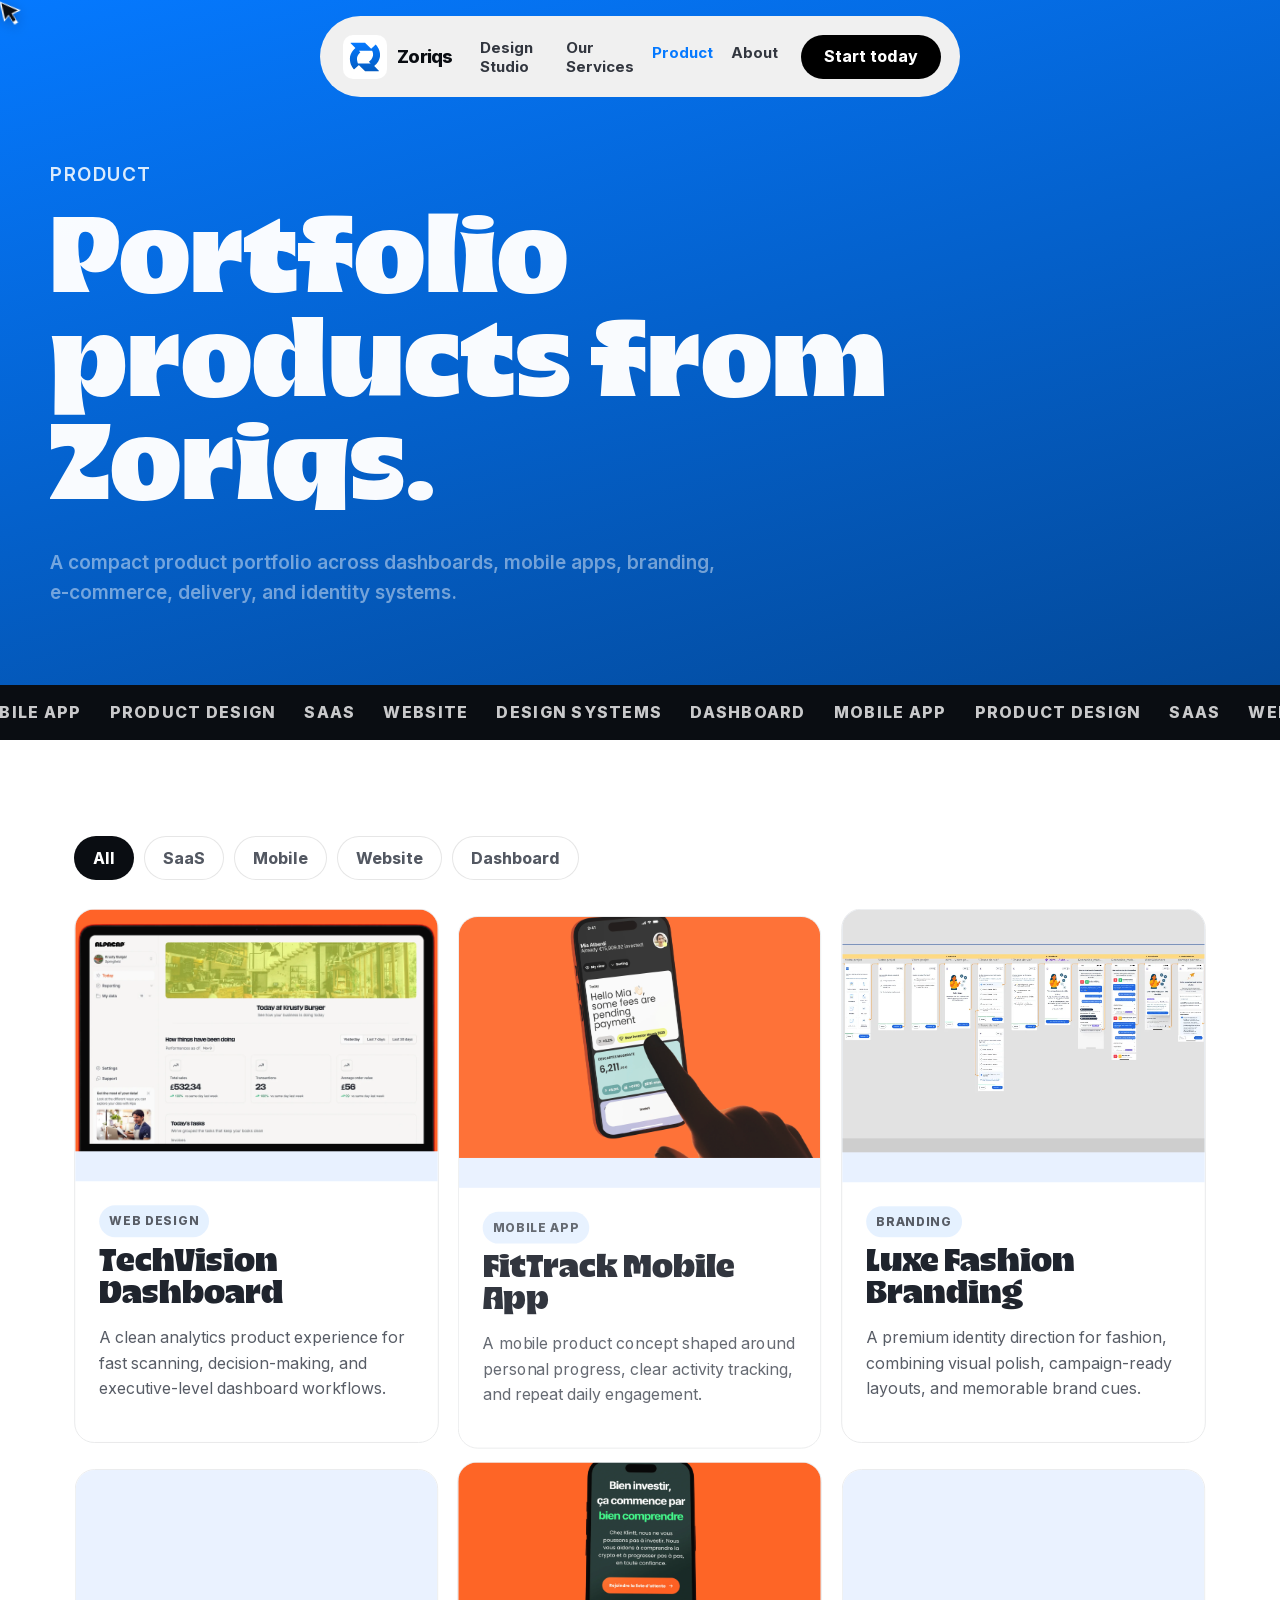
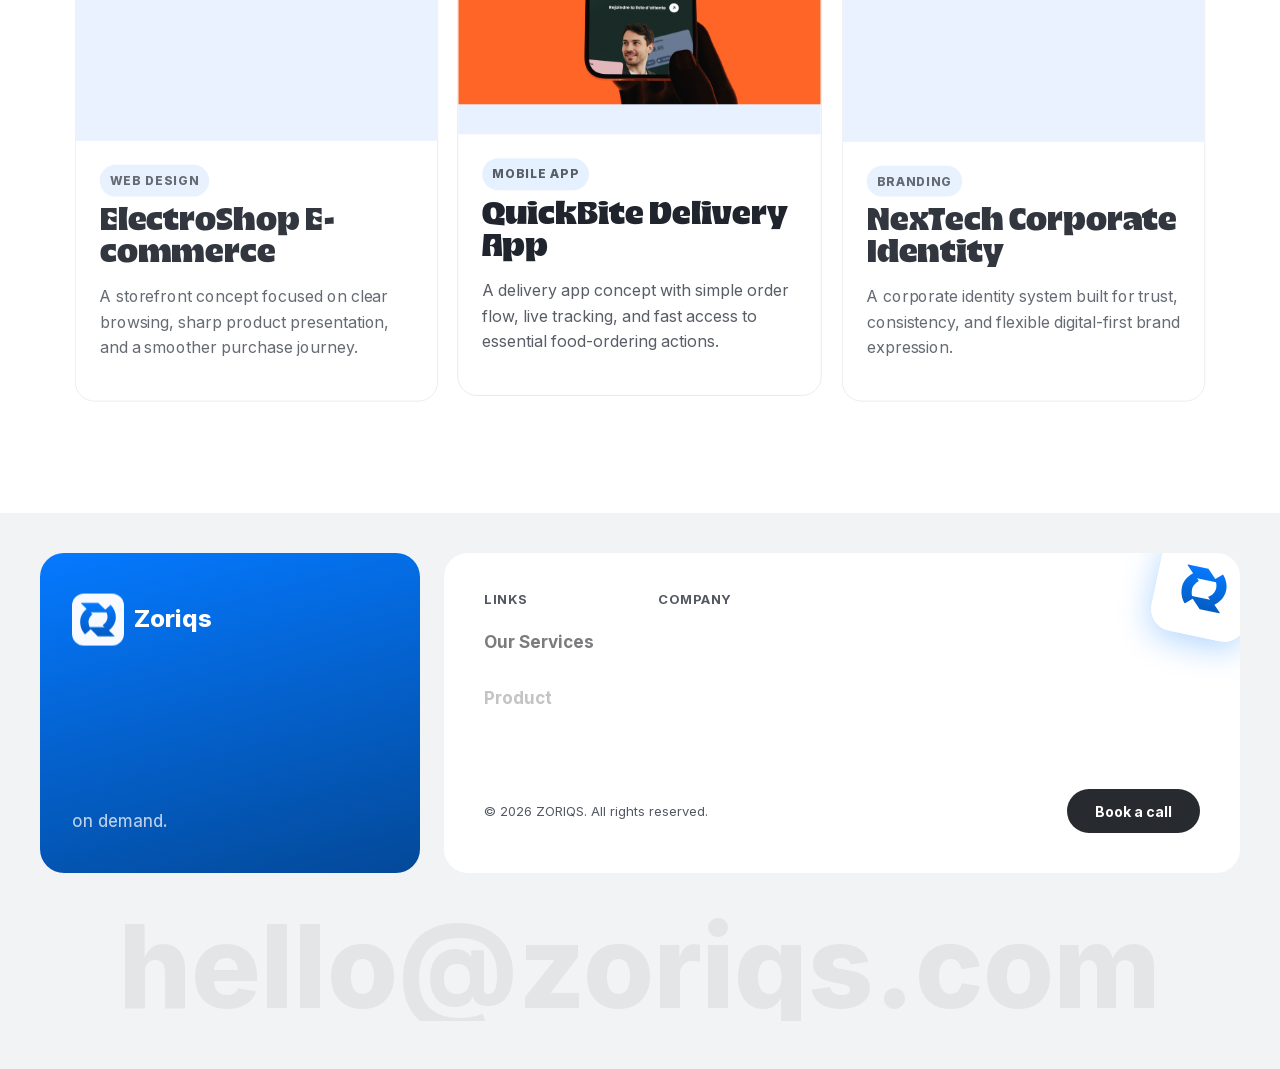
<file: work.html>
<!doctype html>
<html lang="en">
  <head>
    <meta charset="UTF-8" />
    <meta name="viewport" content="width=device-width, initial-scale=1.0" />
    <title>Product Portfolio | Zoriqs Digital Studio</title>
    <meta name="description" content="Explore Zoriqs portfolio work across dashboards, mobile apps, branding, e-commerce, delivery apps, and corporate identity systems." />
    <meta name="author" content="Zoriqs" />
    <meta name="robots" content="index, follow, max-image-preview:large" />
    <meta property="og:type" content="website" />
    <meta property="og:title" content="Product Portfolio | Zoriqs" />
    <meta property="og:description" content="Digital products, websites, apps, branding, and identity systems from Zoriqs." />
    <meta property="og:image" content="assets/img/zoriqs-logo.png" />
    <meta property="og:image:alt" content="Zoriqs logo" />
    <meta property="og:site_name" content="Zoriqs" />
    <meta name="twitter:card" content="summary_large_image" />
    <meta name="twitter:title" content="Product Portfolio | Zoriqs" />
    <meta name="twitter:description" content="Explore digital product and brand work from Zoriqs." />
    <meta name="theme-color" content="#121212" />
    <link rel="icon" href="assets/img/zoriqs-logo.svg" type="image/svg+xml" />
    <link rel="icon" type="image/png" sizes="32x32" href="favicon-32.png" />
    <link rel="icon" type="image/png" sizes="16x16" href="favicon-16.png" />
    <link rel="apple-touch-icon" sizes="180x180" href="apple-touch-icon.png" />
    <link rel="manifest" href="site.webmanifest" />
    <link rel="preload" href="assets/fonts/inter-latin.woff2" as="font" type="font/woff2" crossorigin />
    <link rel="stylesheet" href="styles.css?v=zoriqs-blue1" />
    <script>
      if ('scrollRestoration' in history) {
        history.scrollRestoration = 'manual';
      }
      window.scrollTo(0, 0);
    </script>
    <script defer src="assets/vendor/lenis.min.js"></script>
    <script defer src="assets/vendor/gsap.min.js"></script>
    <script defer src="assets/vendor/ScrollTrigger.min.js"></script>
    <script defer src="animations.js?v=scroll-lag-fix1"></script>
    <script defer src="main.js?v=scroll-lag-fix1"></script>
  </head>
  <body>
    <a class="skip-link" href="#main-content">Skip to main content</a>
    <div class="cursor-dot" aria-hidden="true"></div>
    <div class="cursor-ring" aria-hidden="true"></div>
    <header class="site-nav" data-nav>
      <a class="brand" href="index.html" aria-label="Zoriqs home"><img src="assets/img/zoriqs-logo.svg" alt="" width="512" height="512" decoding="async" /><span>Zoriqs</span></a>
      <nav class="nav-links" aria-label="Main navigation">
        <a href="index.html">Design Studio</a>
        <a href="index.html#how-it-works">Our Services</a>
        <a class="is-active" href="work.html">Product</a>
        <a href="about.html">About</a>
      </nav>
      <a class="nav-cta" href="contact.html">Start today</a>
      <button class="menu-toggle" aria-label="Open navigation menu" aria-expanded="false" aria-controls="mobile-menu"><span aria-hidden="true"></span><span aria-hidden="true"></span><span aria-hidden="true"></span></button>
      <div class="scroll-progress" data-scroll-progress></div>
    </header>
    <div class="mobile-menu" id="mobile-menu" data-mobile-menu role="dialog" aria-modal="true" aria-label="Mobile navigation" aria-hidden="true">
      <nav>
        <a href="index.html">Design Studio</a>
        <a href="work.html">Product</a>
        <a href="about.html">About</a>
        <a href="contact.html">Book a call</a>
      </nav>
    </div>

    <main id="main-content">
      <section class="page-hero">
        <div>
          <p class="eyebrow reveal">Product</p>
          <h1 class="reveal">Portfolio products from Zoriqs.</h1>
          <p class="reveal">A compact product portfolio across dashboards, mobile apps, branding, e-commerce, delivery, and identity systems.</p>
        </div>
      </section>
      <section class="marquee" aria-label="Service tags">
        <div class="marquee-track">
          <span>Mobile App</span><span>Product Design</span><span>SaaS</span><span>Website</span><span>Design Systems</span><span>Dashboard</span>
          <span>Mobile App</span><span>Product Design</span><span>SaaS</span><span>Website</span><span>Design Systems</span><span>Dashboard</span>
        </div>
      </section>
      <section class="work-section">
        <div class="filter-bar" aria-label="Portfolio filters">
          <button class="is-active" data-filter="all">All</button>
          <button data-filter="saas">SaaS</button>
          <button data-filter="mobile">Mobile</button>
          <button data-filter="website">Website</button>
          <button data-filter="dashboard">Dashboard</button>
        </div>
        <div class="work-grid">
          <a class="work-card reveal" href="contact.html" data-category="website dashboard product">
            <figure><img src="assets/img/alpa-dashboard-today.webp" alt="TechVision Dashboard preview" width="1600" height="1200" loading="lazy" decoding="async" /></figure>
            <div>
              <span class="tag">Web Design</span>
              <h2>TechVision Dashboard</h2>
              <p>A clean analytics product experience for fast scanning, decision-making, and executive-level dashboard workflows.</p>
            </div>
          </a>
          <a class="work-card reveal" href="contact.html" data-category="mobile product">
            <figure><img src="assets/img/alpin-klintt-app.webp" alt="FitTrack Mobile App preview" width="4500" height="3000" loading="lazy" decoding="async" /></figure>
            <div>
              <span class="tag">Mobile App</span>
              <h2>FitTrack Mobile App</h2>
              <p>A mobile product concept shaped around personal progress, clear activity tracking, and repeat daily engagement.</p>
            </div>
          </a>
          <a class="work-card reveal" href="contact.html" data-category="brand product">
            <figure><img src="assets/img/winter-renovation-journey-flow.webp" alt="Luxe Fashion Branding preview" width="2505" height="999" loading="lazy" decoding="async" /></figure>
            <div>
              <span class="tag">Branding</span>
              <h2>Luxe Fashion Branding</h2>
              <p>A premium identity direction for fashion, combining visual polish, campaign-ready layouts, and memorable brand cues.</p>
            </div>
          </a>
          <a class="work-card reveal" href="contact.html" data-category="website product">
            <figure><img src="assets/img/alpa-cashflow-notifications.webp" alt="ElectroShop E-commerce preview" width="1600" height="1200" loading="lazy" decoding="async" /></figure>
            <div>
              <span class="tag">Web Design</span>
              <h2>ElectroShop E-commerce</h2>
              <p>A storefront concept focused on clear browsing, sharp product presentation, and a smoother purchase journey.</p>
            </div>
          </a>
          <a class="work-card reveal" href="contact.html" data-category="mobile product">
            <figure><img src="assets/img/alpin-klintt-site.webp" alt="QuickBite Delivery App preview" width="4500" height="3000" loading="lazy" decoding="async" /></figure>
            <div>
              <span class="tag">Mobile App</span>
              <h2>QuickBite Delivery App</h2>
              <p>A delivery app concept with simple order flow, live tracking, and fast access to essential food-ordering actions.</p>
            </div>
          </a>
          <a class="work-card reveal" href="contact.html" data-category="brand product">
            <figure><img src="assets/img/winter-energy-dashboard-dpe.webp" alt="NexTech Corporate Identity preview" width="4500" height="3000" loading="lazy" decoding="async" /></figure>
            <div>
              <span class="tag">Branding</span>
              <h2>NexTech Corporate Identity</h2>
              <p>A corporate identity system built for trust, consistency, and flexible digital-first brand expression.</p>
            </div>
          </a>
        </div>
      </section>
    </main>

    <footer class="site-footer">
      <div class="footer-cards">
        <section class="footer-brand-card" aria-label="Zoriqs">
          <div class="footer-brand-lockup">
            <img src="assets/img/zoriqs-logo.svg" alt="" width="512" height="512" loading="lazy" decoding="async" />
            <span>Zoriqs</span>
          </div>
          <div class="footer-brand-copy">
            <p>Creative digital solutions,</p>
            <p>on demand.</p>
          </div>
        </section>
        <section class="footer-links-card">
          <div class="footer-mark" aria-hidden="true"><img src="assets/img/zoriqs-logo.svg" alt="" width="512" height="512" loading="lazy" decoding="async" /></div>
          <div class="footer-link-columns">
            <div>
              <p>Links</p>
              <nav aria-label="Footer links">
                <a href="index.html#how-it-works">Our Services</a>
                <a href="work.html">Product</a>
                <a href="index.html#faq">FAQ</a>
              </nav>
            </div>
            <div>
              <p>Company</p>
              <nav aria-label="Company links">
                <a href="contact.html">Contact</a>
                <a href="#">Privacy Policy</a>
                <a href="#">Terms</a>
              </nav>
            </div>
          </div>
          <div class="footer-bottom-row">
            <p>&copy; 2026 ZORIQS. All rights reserved.</p>
            <a class="footer-cta" href="contact.html">Book a call</a>
          </div>
        </section>
      </div>
      <div class="footer-email-wrap">
        <button class="footer-email-watermark" type="button" data-copy-email="hello@zoriqs.com" aria-label="Copy hello@zoriqs.com">hello@zoriqs.com</button>
      </div>
    </footer>
  </body>
</html>
</file>
<file: styles.css>
@font-face {
  font-family: "Inter";
  src: url("assets/fonts/inter-latin.woff2") format("woff2");
  font-weight: 400 800;
  font-style: normal;
  font-display: swap;
}

@font-face {
  font-family: "AM Le Cygne";
  src: url("assets/fonts/AMLeCygne-Noir.otf") format("opentype");
  font-weight: 700;
  font-style: normal;
  font-display: swap;
}

:root {
  --brand: #0579ff;
  --brand-soft: #0579ff;
  --brand-deep: #034999;
  --brand-rgb: 5, 121, 255;
  --ink: #181d27;
  --ink-dark: #0a0d12;
  --muted: #535862;
  --line: #e9eaeb;
  --cream: #e8f1ff;
  --sage: #e7e8e6;
  --paper: #ffffff;
  --smoke: #fafafa;
  --purple: #53389e;
  --green: #0d7c66;
  --radius: 16px;
  --radius-sm: 10px;
  --shadow: 0 22px 70px rgba(10, 13, 18, 0.14);
  --max: 1180px;
  --display: "AM Le Cygne", Georgia, serif;
  --body: "Inter", Arial, sans-serif;
  --nav-spring: cubic-bezier(0.34, 1.56, 0.64, 1);
  --nav-smooth: cubic-bezier(0.4, 0, 0.2, 1);
  --nav-snappy: cubic-bezier(0.25, 0.46, 0.45, 0.94);
  --text-body: clamp(0.875rem, 0.22vw + 0.82rem, 1rem);
  --text-body-lg: clamp(1rem, 0.35vw + 0.92rem, 1.125rem);
  --text-small: clamp(0.75rem, 0.28vw + 0.68rem, 0.875rem);
  --space-sm: clamp(0.5rem, 1vw, 0.75rem);
  --space-md: clamp(0.75rem, 1.5vw, 1.25rem);
  --space-lg: clamp(1rem, 2.5vw, 2rem);
  --space-xl: clamp(1.5rem, 4vw, 3.5rem);
  --container-pad: clamp(1rem, 5vw, 6rem);
  --touch-min: 44px;
  --touch-comfortable: 48px;
}

* {
  box-sizing: border-box;
}

html {
  scroll-behavior: auto;
  -webkit-text-size-adjust: 100%;
  text-size-adjust: 100%;
  overflow-x: clip;
}

html.lenis,
html.lenis body {
  height: auto;
}

html.lenis.lenis-smooth {
  scroll-behavior: auto !important;
}

body {
  margin: 0;
  background: var(--smoke);
  color: var(--ink);
  font-family: var(--body);
  font-size: var(--text-body);
  -webkit-font-smoothing: antialiased;
  overflow-x: clip;
}

body.menu-open {
  overflow: hidden;
}

img,
video {
  max-width: 100%;
  display: block;
}

img {
  height: auto;
}

a {
  color: inherit;
  text-decoration: none;
}

button,
input,
textarea,
select {
  font: inherit;
}

button,
[role="button"],
.button,
.nav-links a,
.nav-cta,
.menu-toggle,
.mobile-menu a,
.footer-cta,
.footer-link-columns a,
.footer-email-watermark,
.faq-list button {
  min-height: var(--touch-min);
  touch-action: manipulation;
  -webkit-tap-highlight-color: transparent;
}

.skip-link {
  position: fixed;
  top: -80px;
  left: 16px;
  z-index: 30000;
  min-height: var(--touch-min);
  padding: 10px 16px;
  border-radius: 0 0 10px 10px;
  background: var(--ink-dark);
  color: #ffffff;
  font-size: 14px;
  font-weight: 800;
  display: inline-flex;
  align-items: center;
  transition: top 0.2s ease;
}

.skip-link:focus {
  top: 0;
}

.cursor-dot,
.cursor-ring {
  position: fixed;
  left: 0;
  top: 0;
  pointer-events: none;
  z-index: 20000;
  transform: translate(-50%, -50%);
  display: none;
}

.cursor-dot {
  width: 21px;
  height: 25px;
  background: transparent;
  filter: drop-shadow(0 3px 6px rgba(10, 13, 18, 0.25));
  transform: translate(0, 0) rotate(-8deg);
}

.cursor-dot::before,
.cursor-dot::after {
  content: "";
  position: absolute;
  inset: 0;
  clip-path: polygon(5% 0, 100% 47%, 59% 58%, 79% 94%, 61% 100%, 39% 63%, 14% 83%);
  transition: background 0.2s ease;
}

.cursor-dot::before {
  background: #ffffff;
}

.cursor-dot::after {
  inset: 2px 3px 3px 2px;
  background: var(--ink-dark);
}

body.is-logo-cursor .cursor-dot {
  filter: drop-shadow(0 4px 10px rgba(var(--brand-rgb), 0.35));
}

body.is-logo-cursor .cursor-dot::after {
  background: var(--brand-soft);
}

body.is-logo-cursor .cursor-ring::after {
  background: var(--brand-soft);
}

.cursor-ring {
  min-width: 0;
  min-height: 0;
  opacity: 0;
  transition: opacity 0.2s ease;
}

.cursor-ring::after {
  content: attr(data-cursor-label);
  position: absolute;
  left: 24px;
  top: 18px;
  min-width: max-content;
  padding: 11px 16px;
  border-radius: 999px;
  background: var(--ink-dark);
  color: #ffffff;
  font-size: 14px;
  font-weight: 900;
  line-height: 1;
  opacity: 0;
  transform: translate(0, -50%) scale(0.92);
  transition: opacity 0.18s ease, transform 0.18s ease;
  box-shadow: 0 14px 34px rgba(10, 13, 18, 0.18);
}

.cursor-ring.has-label::after {
  opacity: 1;
  transform: translate(0, -50%) scale(1);
}

body:has(.footer-email-watermark:hover) .cursor-ring {
  opacity: 1;
}

body:has(.footer-email-watermark:hover) .cursor-ring::after {
  content: "Copy email ID";
  opacity: 1;
  transform: translate(0, -50%) scale(1);
}

@media (pointer: fine) {
  body {
    cursor: none;
  }

  body *,
  a,
  button,
  input,
  textarea,
  select,
  label,
  [role="button"],
  [data-copy-email] {
    cursor: none !important;
  }

  .cursor-dot,
  .cursor-ring {
    display: block;
  }
}

.site-nav {
  position: fixed;
  top: max(16px, env(safe-area-inset-top));
  left: 50%;
  z-index: 1000;
  width: fit-content;
  max-width: calc(100vw - 32px);
  height: 81px;
  box-sizing: border-box;
  transform: translateX(-50%);
  display: flex;
  align-items: center;
  justify-content: center;
  gap: 14px;
  padding: 0 18px;
  background: #f0f0f0;
  border-radius: 55px;
  border: 1px solid rgba(255, 255, 255, 0);
  transition:
    width 0.6s var(--nav-spring),
    height 0.5s var(--nav-spring),
    padding 0.5s var(--nav-spring),
    gap 0.5s var(--nav-spring),
    transform 0.45s var(--nav-snappy),
    box-shadow 0.35s var(--nav-smooth),
    background 0.35s var(--nav-smooth),
    border-color 0.35s var(--nav-smooth);
}

.site-nav.is-scrolled {
  background: rgba(240, 240, 240, 0.86);
  box-shadow: 0 2px 20px rgba(0, 0, 0, 0.06);
  backdrop-filter: blur(12px);
}

.site-nav.is-hidden {
  transform: translate(-50%, -130%);
}

.service-nav-progress {
  display: none;
  align-items: center;
  justify-content: center;
  gap: 10px;
  flex: 1;
  min-width: 130px;
  pointer-events: none;
}

.service-nav-progress span {
  width: 10px;
  height: 10px;
  border-radius: 999px;
  background: rgba(24, 29, 39, 0.22);
  transition: width 0.35s var(--nav-spring), background 0.25s ease, opacity 0.25s ease;
}

.service-nav-progress span.is-active {
  width: 42px;
  background: var(--ink);
}

@media (min-width: 1025px) {
  .site-nav {
    isolation: isolate;
  }

  .site-nav.is-scrolled {
    width: fit-content;
    height: 64px;
    padding: 0 12px 0 14px;
    gap: 11px;
    background: rgba(10, 13, 18, 0.93);
    border-color: rgba(255, 255, 255, 0.1);
    box-shadow: 0 12px 38px rgba(0, 0, 0, 0.26), 0 3px 12px rgba(0, 0, 0, 0.18);
    backdrop-filter: blur(20px) saturate(180%);
    -webkit-backdrop-filter: blur(20px) saturate(180%);
  }

  .site-nav.is-scrolled:not(.is-service-mode) {
    width: min(660px, calc(100vw - 48px));
    display: grid;
    grid-template-columns: minmax(96px, 1fr) auto minmax(96px, 1fr);
    justify-items: center;
  }

  .site-nav.is-scrolled:not(.is-service-mode) .brand {
    justify-self: start;
  }

  .site-nav.is-scrolled:not(.is-service-mode) .nav-links {
    justify-self: center;
  }

  .site-nav.is-scrolled:not(.is-service-mode) .nav-cta {
    justify-self: end;
  }

  .site-nav.is-scrolled.is-service-mode {
    width: min(820px, calc(100vw - 48px)) !important;
    height: 86px !important;
    padding: 0 24px !important;
    gap: 18px !important;
    display: grid;
    grid-template-columns: minmax(132px, 1fr) auto minmax(172px, 1fr);
    opacity: 1 !important;
    transform: translateX(-50%) !important;
    background: rgba(240, 240, 240, 0.94) !important;
    border-color: rgba(255, 255, 255, 0.45);
    box-shadow: 0 16px 46px rgba(10, 13, 18, 0.12);
    backdrop-filter: blur(18px) saturate(160%);
    -webkit-backdrop-filter: blur(18px) saturate(160%);
  }

  .site-nav.is-scrolled.is-service-mode:hover {
    width: min(840px, calc(100vw - 40px)) !important;
    height: 90px !important;
    background: rgba(240, 240, 240, 0.98);
  }

  .site-nav.is-scrolled.is-service-mode .brand img {
    height: 44px;
    width: 44px;
  }

  .site-nav.is-scrolled.is-service-mode .brand span {
    color: var(--ink-dark);
  }

  .site-nav.is-scrolled.is-service-mode .brand {
    justify-self: start;
  }

  .site-nav.is-scrolled.is-service-mode .nav-links {
    display: none;
  }

  .site-nav.is-scrolled.is-service-mode .service-nav-progress {
    display: flex;
    grid-column: 2;
    justify-self: center;
  }

  .site-nav.is-scrolled.is-service-mode .nav-cta {
    justify-self: end;
    min-height: 56px !important;
    padding: 15px 28px !important;
    background: var(--brand-soft) !important;
    border-color: transparent;
    color: #ffffff;
    font-size: 18px !important;
    font-weight: 800 !important;
  }

  .site-nav.is-scrolled.is-service-mode .nav-cta:hover {
    background: var(--brand-deep);
    box-shadow: 0 16px 38px rgba(var(--brand-rgb), 0.28);
  }

  .site-nav.is-scrolled.is-service-mode .scroll-progress {
    display: none;
  }

  .site-nav.is-visible.is-scrolled {
    animation: navIslandDrop 0.48s var(--nav-spring) both;
  }

  .site-nav.is-scrolled:hover {
    width: fit-content;
    height: 68px;
    padding: 0 14px 0 16px;
    background: rgba(10, 13, 18, 0.98);
    box-shadow: 0 16px 48px rgba(0, 0, 0, 0.32), 0 5px 14px rgba(0, 0, 0, 0.2);
  }

  .site-nav.is-scrolled:not(.is-service-mode):hover {
    width: min(672px, calc(100vw - 40px));
  }

  .site-nav.is-scrolled .brand img {
    height: 36px;
    width: 36px;
  }

  .site-nav.is-scrolled .brand span {
    color: #ffffff;
    font-size: 16px;
  }

  .site-nav.is-scrolled .nav-links {
    justify-content: center;
    gap: 0;
  }

  .site-nav.is-scrolled .nav-links a {
    color: rgba(255, 255, 255, 0.68);
    font-size: 13px;
    padding: 8px 8px;
    opacity: 1;
  }

  .site-nav.is-scrolled .nav-links a:hover,
  .site-nav.is-scrolled .nav-links a.is-active {
    color: #ffffff;
  }

  .site-nav.is-scrolled .nav-links a::after {
    bottom: 2px;
    height: 1px;
  }

  .site-nav.is-scrolled .nav-cta {
    min-height: 40px;
    padding: 9px 15px;
    background: rgba(255, 255, 255, 0.12);
    border-color: rgba(255, 255, 255, 0.12);
    color: #ffffff;
    font-size: 13px;
  }

  .site-nav.is-scrolled .nav-cta:hover {
    background: rgba(255, 255, 255, 0.2);
    box-shadow: none;
  }

  .site-nav.is-scrolled .scroll-progress {
    left: 26px;
    right: 26px;
    background: rgba(255, 255, 255, 0.52);
  }

  .site-nav.is-rippling::before {
    content: "";
    position: absolute;
    inset: 0;
    z-index: -1;
    border-radius: inherit;
    background: rgba(255, 255, 255, 0.08);
    animation: navIslandRipple 0.42s ease-out forwards;
  }
}

.brand {
  display: flex;
  align-items: center;
  padding: 4px 4px;
  flex: 0 0 auto;
}

.brand img {
  height: 44px;
  width: 44px;
  border-radius: 10px;
  object-fit: cover;
}

.brand span {
  margin-left: 10px;
  color: var(--ink-dark);
  font-weight: 800;
  font-size: 18px;
  letter-spacing: -0.04em;
  line-height: 1;
}

.nav-links {
  display: flex;
  align-items: center;
  gap: 0;
  flex: 0 1 auto;
  min-width: 0;
}

.nav-links a,
.site-footer a {
  position: relative;
  font-weight: 700;
  color: var(--ink);
  opacity: 0.88;
  transition: opacity 0.2s ease, color 0.2s ease;
}

.nav-links a {
  font-size: 15px;
  padding: 8px 9px;
}

.site-footer a::after {
  content: "";
  position: absolute;
  left: 10px;
  right: 10px;
  bottom: 4px;
  height: 2px;
  background: currentColor;
  transform: scaleX(0);
  transform-origin: left;
  transition: transform 0.2s ease;
}

.nav-links a:hover,
.nav-links a.is-active,
.site-footer a:hover {
  opacity: 1;
  color: var(--brand-soft);
}

.site-footer a:hover::after {
  transform: scaleX(1);
}

.nav-cta,
.button {
  display: inline-flex;
  align-items: center;
  justify-content: center;
  gap: 8px;
  min-height: 44px;
  border-radius: 43px;
  padding: 11px 22px;
  border: 1px solid transparent;
  font-weight: 750;
  line-height: 1;
  transition: transform 0.25s ease, box-shadow 0.25s ease, background 0.25s ease, color 0.25s ease;
}

.nav-cta {
  background: #000000;
  color: #ffffff;
  flex: 0 0 auto;
}

.nav-cta:hover,
.button:hover {
  transform: translateY(-2px) scale(1.03);
  box-shadow: 0 18px 42px rgba(10, 13, 18, 0.16);
}

.button-dark {
  background: #000000;
  color: #ffffff;
}

.button-light {
  background: #ffffff;
  color: var(--ink);
  border-color: rgba(10, 13, 18, 0.1);
}

.button-brand {
  background: var(--brand);
  color: #ffffff;
}

.button-brand:hover {
  background: var(--brand-deep);
}

.button,
.nav-cta,
.footer-cta {
  min-height: var(--touch-min) !important;
}

.menu-toggle {
  display: none;
  width: 48px;
  height: 44px;
  border: 0;
  border-radius: 43px;
  background: #000000;
  padding: 0;
  cursor: pointer;
  flex-direction: column;
  align-items: center;
  justify-content: center;
  gap: 5px;
}

.menu-toggle span {
  width: 18px;
  height: 2px;
  background: #ffffff;
  border-radius: 4px;
  transition: transform 0.3s ease, opacity 0.3s ease;
}

.menu-toggle.is-open span:first-child {
  transform: translateY(7px) rotate(45deg);
}

.menu-toggle.is-open span:nth-child(2) {
  opacity: 0;
}

.menu-toggle.is-open span:last-child {
  transform: translateY(-7px) rotate(-45deg);
}

.scroll-progress {
  display: none;
}

.mobile-menu {
  position: fixed;
  inset: 0;
  z-index: 900;
  padding: max(120px, calc(env(safe-area-inset-top) + 86px)) 24px max(32px, env(safe-area-inset-bottom));
  background: #000000;
  transform: translateY(-100%);
  opacity: 0;
  transition: transform 0.35s cubic-bezier(0.4, 0, 0.2, 1), opacity 0.3s ease;
}

.mobile-menu.is-open {
  transform: translateY(0);
  opacity: 1;
}

.mobile-menu nav {
  height: 100%;
  display: flex;
  flex-direction: column;
  justify-content: center;
  gap: 14px;
}

.mobile-menu a {
  font-family: var(--display);
  color: var(--brand-soft);
  font-size: clamp(38px, 13vw, 64px);
  line-height: 1;
  opacity: 0;
  transform: translateY(18px);
  transition: opacity 0.3s ease, transform 0.3s ease;
}

.mobile-menu.is-open a {
  opacity: 1;
  transform: translateY(0);
}

.mobile-menu.is-open a:nth-child(2) { transition-delay: 0.08s; }
.mobile-menu.is-open a:nth-child(3) { transition-delay: 0.16s; }
.mobile-menu.is-open a:nth-child(4) { transition-delay: 0.24s; }
.mobile-menu.is-open a:nth-child(5) { transition-delay: 0.32s; }
.mobile-menu.is-open a:nth-child(6) { transition-delay: 0.4s; }

.hero {
  min-height: 920px;
  background: linear-gradient(180deg, var(--brand) 0%, var(--brand-deep) 100%);
  color: #ffffff;
  display: flex;
  flex-direction: column;
  align-items: center;
  overflow: hidden;
  padding: 136px 24px 0;
  position: relative;
}

.hero-copy {
  text-align: center;
  max-width: 760px;
  position: relative;
  z-index: 2;
}

.eyebrow {
  margin: 0 0 14px;
  font-size: 13px;
  font-weight: 800;
  text-transform: uppercase;
  letter-spacing: 0.08em;
  color: var(--brand);
}

.hero .eyebrow {
  color: rgba(255, 255, 255, 0.82);
}

.display,
.section-heading h1,
.section-heading h2,
.final-cta h2,
.case-hero h1,
.page-hero h1 {
  font-family: var(--display);
  font-weight: 700;
  letter-spacing: 0;
}

.display {
  margin: 0;
  font-size: clamp(54px, 8vw, 92px);
  line-height: 0.95;
}

.hero-sub {
  margin: 20px 0 0;
  font-size: clamp(18px, 2.3vw, 24px);
  line-height: 1.35;
  font-weight: 650;
}

.hero-sub strong {
  display: inline-block;
  min-width: 138px;
  font-weight: 850;
}

.hero-actions {
  margin-top: 28px;
  display: flex;
  justify-content: center;
  gap: 12px;
  flex-wrap: wrap;
}

.hero-device {
  position: relative;
  width: min(891px, 115vw);
  margin-top: 24px;
  transform-origin: 50% 40%;
}

.hero-device > img {
  width: 100%;
  pointer-events: none;
}

.phone-card {
  position: absolute;
  left: 38.2%;
  top: 19%;
  width: 23.7%;
  height: 69%;
  background: #ffffff;
  border-radius: 17px;
  padding: 8px;
  display: flex;
  flex-direction: column;
  gap: 9px;
  overflow: hidden;
  box-shadow: 0 28px 80px rgba(10, 13, 18, 0.18);
}

.delivery-note {
  display: grid;
  gap: 2px;
  padding: 8px;
  min-height: 48px;
}

.delivery-note span {
  font-size: 10px;
  color: var(--muted);
}

.delivery-note strong {
  font-size: 12px;
  line-height: 1.2;
}

.phone-card video {
  flex: 1;
  border-radius: 10px;
  object-fit: cover;
}

.section-white {
  background: #ffffff;
}

.logo-strip {
  padding: 92px 0;
  overflow: hidden;
  text-align: center;
}

.logo-strip p {
  max-width: 360px;
  margin: 0 auto 34px;
  padding: 0 24px;
  color: var(--muted);
  font-weight: 550;
  line-height: 1.5;
}

.logo-marquee {
  overflow: hidden;
}

.logo-marquee div {
  width: max-content;
  display: flex;
  align-items: center;
  gap: clamp(48px, 8vw, 112px);
  animation: marquee 26s linear infinite;
}

.logo-marquee:hover div,
.marquee:hover .marquee-track {
  animation-play-state: paused;
}

.logo-marquee img {
  max-width: 158px;
  max-height: 72px;
  object-fit: contain;
  filter: grayscale(1);
}

.big-statement {
  min-height: clamp(560px, 100vh, 820px);
  display: grid;
  align-items: center;
  justify-items: start;
  padding: 120px 45vw 120px clamp(24px, 8vw, 120px);
  background: #f5f5f3;
  overflow: hidden;
  position: relative;
  isolation: isolate;
  contain: layout paint;
}

.word-reveal {
  max-width: min(720px, 100%);
  margin: 0;
  font-family: var(--display);
  font-size: clamp(28px, 3.45vw, 42px);
  line-height: 1.12;
  text-align: left;
  color: #cccccc;
  position: relative;
  z-index: 1;
}

.word-reveal span {
  display: inline-block;
  margin-right: 0.08em;
  --word-fill: 0%;
  color: transparent;
  background-image: linear-gradient(90deg, #0d0d0d 0%, #0d0d0d var(--word-fill), #cccccc var(--word-fill), #cccccc 100%);
  background-clip: text;
  -webkit-background-clip: text;
}

.word-reveal span.is-lit {
  --word-fill: 100%;
}

.split-line-wrap {
  display: block;
  overflow: hidden;
  line-height: inherit;
  contain: paint;
}

.split-line {
  display: block;
  line-height: inherit;
}

.section-heading {
  max-width: var(--max);
  margin: 0 auto 44px;
  padding: 0 24px;
}

.section-heading.center {
  text-align: center;
  max-width: 820px;
}

.section-heading h1,
.section-heading h2 {
  margin: 0;
  color: var(--ink-dark);
  font-size: clamp(44px, 6.5vw, 82px);
  line-height: 0.98;
}

.section-heading p:not(.eyebrow) {
  margin: 18px auto 0;
  color: var(--muted);
  line-height: 1.7;
  max-width: 640px;
}

.process-section {
  background: var(--sage);
  min-height: 100vh;
  padding: clamp(64px, 8vh, 84px) 0 clamp(56px, 7vh, 76px);
  overflow: hidden;
  position: relative;
  display: flex;
  flex-direction: column;
  justify-content: center;
}

.process-logo-stage {
  position: absolute;
  inset: 0;
  z-index: 4;
  display: grid;
  place-items: center;
  background: var(--ink-dark);
  opacity: 0;
  visibility: hidden;
  pointer-events: none;
}

.process-logo-stage img {
  width: min(38vw, 520px);
  max-width: 78vw;
  height: auto;
  object-fit: contain;
}

.process-section .section-heading h2 {
  max-width: 980px;
  font-size: clamp(54px, 7.8vw, 104px);
}

.process-track {
  --card-width: clamp(390px, 41vw, 500px);
  width: max-content;
  max-width: none;
  margin: 0;
  padding-left: calc(50vw - var(--card-width) / 2);
  padding-right: calc(50vw - var(--card-width) / 2);
  display: flex;
  justify-content: flex-start;
  gap: 22px;
  overflow: visible;
}

.feature-card {
  width: var(--card-width);
  flex: 0 0 var(--card-width);
  min-height: 0;
  border-radius: 0;
  padding: 0;
  background: transparent;
  display: flex;
  flex-direction: column;
  justify-content: flex-start;
  gap: 12px;
  overflow: visible;
  box-shadow: none;
  scroll-snap-align: start;
  transform-origin: center center;
}

.service-card:hover,
.quote-card:hover,
.price-card:hover,
.work-card:hover {
  transform: translateY(-4px);
  box-shadow: var(--shadow);
}

.process-section.is-logo-handoff {
  background: var(--ink-dark);
}

.process-section.is-logo-handoff .feature-card:not(.feature-card-logo) {
  visibility: hidden;
  pointer-events: none;
}

.process-section.is-logo-handoff .process-track {
  opacity: 0;
  visibility: hidden;
}

.process-section.is-logo-handoff .feature-card-logo {
  width: 100vw !important;
  flex-basis: 100vw !important;
  min-height: 100vh !important;
  display: grid;
  place-items: center;
}

.process-section.is-logo-handoff .process-logo-stage {
  opacity: 1;
  visibility: visible;
}

.feature-card video,
.feature-card > img {
  width: 100%;
  height: clamp(240px, 27vw, 305px);
  object-fit: contain;
  border-radius: 22px;
  margin-bottom: 12px;
  background: var(--cream);
}

.feature-card-web-design video {
  height: clamp(270px, 30vw, 342px);
}

.feature-card > img {
  padding: 0;
  object-fit: contain;
}

.feature-card > img.service-gif,
.feature-card video.service-video {
  object-fit: contain;
}

.feature-card-logo {
  display: flex;
  align-items: center;
  justify-content: center;
  background: transparent;
}

.feature-card-logo img.logo-transition-img {
  width: 65%;
  height: auto;
  object-fit: contain;
  background: transparent;
  padding: 0;
  margin: 0;
}

.feature-card h3,
.service-card h3,
.quote-card strong,
.price-card h3 {
  margin: 0;
}

.feature-card h3 {
  font-size: clamp(26px, 2.2vw, 32px);
  line-height: 1.08;
}

.feature-card p,
.service-card p,
.quote-card p,
.founder-copy p,
.case-section p,
.page-hero p,
.contact-card p {
  color: var(--muted);
  line-height: 1.58;
}

.feature-card p {
  font-size: clamp(16px, 1.2vw, 18px);
}

.section-dark {
  background: var(--ink-dark);
  color: #ffffff;
}

.section-dark .section-heading h2,
.section-dark .eyebrow {
  color: #ffffff;
}

.section-dark .section-heading p:not(.eyebrow) {
  color: rgba(255, 255, 255, 0.68);
}

.portfolio-name-list {
  margin: 28px auto 0;
  max-width: 900px;
  display: flex;
  flex-wrap: wrap;
  justify-content: center;
  gap: 10px;
}

.portfolio-name-list span {
  display: inline-flex;
  align-items: center;
  min-height: 38px;
  padding: 9px 15px;
  border: 1px solid rgba(255, 255, 255, 0.14);
  border-radius: 999px;
  color: rgba(255, 255, 255, 0.82);
  background: rgba(255, 255, 255, 0.06);
  font-size: 14px;
  font-weight: 700;
  white-space: nowrap;
}

.work-preview {
  padding: 118px 24px;
  overflow: hidden;
  position: relative;
  isolation: isolate;
}

.story-grid {
  max-width: var(--max);
  margin: 0 auto;
  display: grid;
  grid-template-columns: repeat(3, 1fr);
  gap: 18px;
}

.story-card {
  min-height: 440px;
  border-radius: 22px;
  overflow: hidden;
  background: #1c2230;
  position: relative;
  isolation: isolate;
}

.story-card::after {
  content: "";
  position: absolute;
  inset: 0;
  background: linear-gradient(180deg, transparent 25%, rgba(0, 0, 0, 0.82));
  z-index: 1;
}

.story-card video,
.story-card img.cover {
  width: 100%;
  height: 100%;
  object-fit: cover;
}

.story-card:hover {
  transform: scale(1.02);
}

.story-card:hover video {
  transform: scale(1.04);
}

.story-card > div {
  position: absolute;
  inset: auto 22px 22px;
  z-index: 2;
  display: grid;
  gap: 12px;
}

.story-card > div img {
  width: auto;
  max-width: 96px;
  max-height: 34px;
  filter: brightness(0) invert(1);
}

.story-card strong {
  font-family: var(--display);
  font-size: 29px;
  line-height: 1;
}

.story-card span {
  color: rgba(255, 255, 255, 0.68);
  font-size: 14px;
}

.services-section {
  padding: 112px 0;
  overflow: hidden;
  position: relative;
  isolation: isolate;
}

.service-grid,
.quote-grid,
.pricing-grid,
.work-grid,
.metric-grid {
  max-width: var(--max);
  margin: 0 auto;
  padding: 0 24px;
  display: grid;
  gap: 18px;
}

.service-grid,
.quote-grid {
  grid-template-columns: repeat(3, 1fr);
}

.service-card,
.quote-card,
.price-card,
.work-card,
.contact-card {
  border: 1px solid var(--line);
  border-radius: 20px;
  background: #ffffff;
  padding: 28px;
  transition: box-shadow 0.3s ease;
}

.service-card span {
  display: inline-grid;
  place-items: center;
  width: 42px;
  height: 42px;
  margin-bottom: 28px;
  border-radius: 999px;
  background: var(--brand);
  color: #ffffff;
  font-weight: 800;
}

.service-card h3 {
  font-size: 24px;
}

.pricing-band {
  padding: 112px 0;
  background: var(--cream);
}

.billing-toggle {
  width: max-content;
  margin: 0 auto 28px;
  padding: 5px;
  display: flex;
  border-radius: 999px;
  background: #ffffff;
  border: 1px solid rgba(10, 13, 18, 0.08);
}

.billing-toggle button {
  border: 0;
  border-radius: 999px;
  background: transparent;
  padding: 10px 18px;
  color: var(--muted);
  cursor: pointer;
  font-weight: 750;
}

.billing-toggle button.is-active {
  background: var(--ink-dark);
  color: #ffffff;
}

.pricing-grid {
  grid-template-columns: repeat(3, 1fr);
}

.price-card {
  display: grid;
  gap: 22px;
  align-content: start;
}

.price-card.featured {
  background: var(--ink-dark);
  color: #ffffff;
  border-color: var(--ink-dark);
  transform: translateY(-12px);
}

.price-card.featured p,
.price-card.featured li,
.price-card.featured small {
  color: rgba(255, 255, 255, 0.7);
}

.price-card > p {
  margin: 0;
  color: var(--brand);
  font-weight: 850;
}

.price-card h3 {
  font-family: var(--display);
  font-size: clamp(40px, 5vw, 58px);
  line-height: 0.9;
}

.price-card small {
  font-family: var(--body);
  font-size: 15px;
  color: var(--muted);
}

.price-card ul {
  padding: 0;
  margin: 0;
  list-style: none;
  display: grid;
  gap: 12px;
}

.price-card li {
  color: var(--muted);
}

.price-card li::before {
  content: "";
  display: inline-block;
  width: 8px;
  height: 8px;
  margin-right: 10px;
  border-radius: 999px;
  background: var(--brand);
}

.testimonial-section {
  padding: 112px 0;
  overflow: hidden;
  position: relative;
  isolation: isolate;
}

.quote-card {
  display: grid;
  gap: 14px;
}

.quote-card p {
  font-family: var(--display);
  font-size: 25px;
  line-height: 1.08;
  color: var(--ink-dark);
}

.quote-card span {
  color: var(--muted);
}

.faq-section {
  padding: 112px 24px;
  background: #f5f5f5;
  overflow: hidden;
  position: relative;
  isolation: isolate;
}

.faq-list {
  max-width: 860px;
  margin: 0 auto;
  border-top: 1px solid rgba(10, 13, 18, 0.1);
}

.faq-list article {
  border-bottom: 1px solid rgba(10, 13, 18, 0.1);
}

.faq-list button {
  width: 100%;
  min-height: 78px;
  padding: 0;
  display: flex;
  align-items: center;
  justify-content: space-between;
  gap: 24px;
  border: 0;
  background: transparent;
  cursor: pointer;
  text-align: left;
  color: var(--ink-dark);
  font-weight: 800;
}

.faq-list button span {
  width: 24px;
  height: 24px;
  position: relative;
  flex: 0 0 auto;
  transition: transform 0.3s ease;
}

.faq-list button span::before,
.faq-list button span::after {
  content: "";
  position: absolute;
  inset: 11px 3px auto;
  height: 2px;
  background: currentColor;
}

.faq-list button span::after {
  transform: rotate(90deg);
}

.faq-list article.is-open button span {
  transform: rotate(135deg);
}

.faq-list article > div {
  max-height: 0;
  overflow: hidden;
  transition: max-height 0.4s ease-in-out;
}

.faq-list p {
  margin: 0;
  padding: 0 0 28px;
  color: var(--muted);
  line-height: 1.65;
}

.founder-section {
  display: grid;
  grid-template-columns: 0.92fr 1.08fr;
  gap: 42px;
  align-items: center;
  max-width: var(--max);
  margin: 0 auto;
  padding: 112px 24px;
}

.founder-media {
  background: var(--cream);
  border-radius: 26px;
  min-height: 500px;
  display: grid;
  place-items: center;
  overflow: hidden;
}

.founder-media img {
  width: min(70%, 340px);
  border-radius: 50%;
  box-shadow: 0 30px 80px rgba(10, 13, 18, 0.16);
}

.founder-copy h2 {
  margin: 0;
  font-family: var(--display);
  font-size: clamp(42px, 6vw, 78px);
  line-height: 0.96;
}

.founder-copy .button {
  margin-top: 16px;
}

.final-cta {
  margin: 0 auto;
  padding: 116px 24px 126px;
  text-align: center;
  background: linear-gradient(165deg, var(--brand) 0%, var(--brand-deep) 100%);
  color: #ffffff;
  overflow: hidden;
  position: relative;
  isolation: isolate;
}

.final-cta .button-brand {
  background: #ffffff;
  color: var(--brand-deep);
}

.final-cta .button-brand:hover {
  background: var(--ink-dark);
  color: #ffffff;
}

.final-cta h2 {
  margin: 0;
  font-size: clamp(54px, 8vw, 104px);
  line-height: 0.92;
}

.final-cta p {
  max-width: 620px;
  margin: 20px auto 28px;
  font-weight: 650;
  line-height: 1.6;
}

.site-footer {
  padding: 40px 40px max(48px, env(safe-area-inset-bottom));
  background: #f2f3f5;
  display: flex;
  flex-direction: column;
  gap: 40px;
}

.footer-cards {
  display: flex;
  flex-direction: row;
  gap: 24px;
  max-width: 1200px;
  width: 100%;
  margin: 0 auto;
}

.footer-brand-card {
  flex: 0 0 380px;
  min-height: 320px;
  padding: 40px 32px;
  border-radius: 24px;
  background: linear-gradient(165deg, var(--brand) 0%, var(--brand-deep) 100%);
  display: flex;
  flex-direction: column;
  justify-content: space-between;
  overflow: hidden;
}

.footer-brand-lockup {
  display: flex;
  align-items: center;
  gap: 10px;
}

.footer-brand-lockup img {
  width: 52px;
  height: 52px;
  border-radius: 12px;
  object-fit: cover;
}

.footer-brand-lockup img.footer-brand-wordmark {
  width: min(210px, 48vw);
  height: auto;
  max-height: 46px;
  object-fit: contain;
}

.footer-brand-lockup span {
  color: #ffffff;
  font-weight: 1000;
  font-size: 24px;
  line-height: 1;
}

.footer-brand-copy p {
  margin: 0;
  color: #ffffff;
  font-size: 17px;
  line-height: 1.4;
  font-weight: 650;
}

.footer-brand-copy p + p {
  color: rgba(255, 255, 255, 0.72);
  font-weight: 450;
}

.footer-links-card {
  position: relative;
  flex: 1 1 auto;
  min-height: 320px;
  padding: 40px;
  border-radius: 24px;
  background: #ffffff;
  display: flex;
  flex-direction: column;
  justify-content: space-between;
  overflow: hidden;
}

.footer-mark {
  position: absolute;
  top: -12px;
  right: -12px;
  width: 96px;
  height: 96px;
  border-radius: 22px;
  background: rgba(255, 255, 255, 0.92);
  display: flex;
  align-items: center;
  justify-content: center;
  transform: rotate(12deg);
  box-shadow: 0 8px 32px rgba(var(--brand-rgb), 0.3);
}

.footer-mark img {
  width: 64px;
  height: 64px;
  border-radius: 14px;
  object-fit: cover;
}

.footer-link-columns {
  display: flex;
  flex-direction: row;
  gap: 64px;
  padding-right: 86px;
}

.footer-link-columns p {
  margin: 0 0 16px;
  color: var(--muted);
  font-size: 13px;
  line-height: 1;
  font-weight: 700;
  letter-spacing: 0.5px;
  text-transform: uppercase;
}

.footer-link-columns nav {
  display: flex;
  flex-direction: column;
  gap: 8px;
}

.footer-link-columns a {
  color: var(--ink-dark);
  font-size: 17px;
  line-height: 1.6;
  font-weight: 700;
  opacity: 1;
}

.footer-bottom-row {
  display: flex;
  align-items: center;
  justify-content: space-between;
  gap: 16px;
}

.footer-bottom-row p {
  margin: 0;
  color: var(--muted);
  font-size: 13px;
}

.footer-cta {
  display: inline-flex;
  align-items: center;
  justify-content: center;
  min-height: 44px;
  padding: 12px 28px;
  border-radius: 100px;
  background: var(--ink-dark);
  color: #ffffff !important;
  font-size: 14px;
  font-weight: 700;
  opacity: 1;
}

.site-footer a::after {
  display: none;
}

.footer-link-columns a:hover {
  color: var(--brand-soft);
}

.footer-cta:hover {
  background: var(--brand-soft);
}

.footer-email-wrap {
  position: relative;
  width: 100%;
  max-width: 1280px;
  min-height: 108px;
  margin: 0 auto;
  overflow: hidden;
  display: flex;
  align-items: center;
}

.footer-email-watermark {
  width: 100%;
  padding: 0;
  border: 0;
  background: transparent;
  color: rgba(0, 0, 0, 0.055);
  font-size: clamp(58px, 9vw, 128px);
  line-height: 0.9;
  font-weight: 1000;
  text-align: center;
  white-space: nowrap;
  cursor: none;
}

.footer-email-watermark.is-copied {
  color: rgba(10, 13, 18, 0.12);
}

.page-hero {
  min-height: 520px;
  padding: 160px 24px 72px;
  background: linear-gradient(165deg, var(--brand) 0%, var(--brand-deep) 100%);
  color: #ffffff;
  display: grid;
  align-items: end;
}

.page-hero > div,
.case-hero > div {
  max-width: var(--max);
  width: 100%;
  margin: 0 auto;
}

.page-hero h1,
.case-hero h1 {
  margin: 0;
  max-width: 940px;
  font-size: clamp(58px, 9vw, 118px);
  line-height: 0.9;
}

.page-hero p {
  max-width: 680px;
  font-size: 19px;
  color: rgba(255, 255, 255, 0.86);
  font-weight: 600;
}

.marquee {
  overflow: hidden;
  background: var(--ink-dark);
  color: #ffffff;
  padding: 18px 0;
}

.marquee-track {
  display: flex;
  width: max-content;
  gap: 28px;
  animation: marquee 32s linear infinite;
  font-weight: 850;
  text-transform: uppercase;
  letter-spacing: 0.08em;
  white-space: nowrap;
}

.marquee-track span {
  opacity: 0.78;
}

.work-section {
  padding: 96px 0 120px;
  background: #ffffff;
}

.filter-bar {
  max-width: var(--max);
  margin: 0 auto 26px;
  padding: 0 24px;
  display: flex;
  gap: 10px;
  flex-wrap: wrap;
}

.filter-bar button {
  border: 1px solid rgba(10, 13, 18, 0.1);
  background: #ffffff;
  border-radius: 999px;
  padding: 10px 18px;
  color: var(--muted);
  cursor: pointer;
  font-weight: 750;
}

.filter-bar button.is-active {
  background: var(--ink-dark);
  color: #ffffff;
}

.work-grid {
  grid-template-columns: repeat(3, 1fr);
}

.work-card {
  padding: 0;
  overflow: hidden;
}

.work-card[hidden] {
  display: none;
}

.work-card figure {
  margin: 0;
  aspect-ratio: 4 / 3;
  overflow: hidden;
  background: var(--cream);
}

.work-card img {
  width: 100%;
  height: 100%;
  object-fit: cover;
}

.work-card:hover img {
  transform: scale(1.03);
}

.work-card div {
  padding: 24px;
}

.work-card h2 {
  margin: 8px 0 10px;
  font-family: var(--display);
  font-size: 34px;
  line-height: 0.95;
}

.work-card p,
.work-card span {
  color: var(--muted);
  line-height: 1.6;
}

.tag {
  display: inline-flex;
  border-radius: 999px;
  background: rgba(var(--brand-rgb), 0.1);
  color: var(--brand);
  padding: 6px 10px;
  font-size: 12px;
  font-weight: 850;
  text-transform: uppercase;
  letter-spacing: 0.06em;
}

.case-hero {
  min-height: 720px;
  padding: 150px 24px 56px;
  background: var(--ink-dark);
  color: #ffffff;
  display: grid;
  align-items: end;
}

.case-hero .eyebrow,
.case-hero p {
  color: rgba(255, 255, 255, 0.72);
}

.case-hero p {
  max-width: 700px;
  font-size: 19px;
  line-height: 1.65;
}

.case-cover {
  max-width: var(--max);
  margin: -90px auto 0;
  padding: 0 24px;
  position: relative;
  z-index: 2;
}

.case-cover img {
  width: 100%;
  border-radius: 28px;
  box-shadow: var(--shadow);
}

.metric-grid {
  grid-template-columns: repeat(4, 1fr);
  padding-top: 72px;
  padding-bottom: 40px;
}

.metric {
  border-top: 1px solid var(--line);
  padding-top: 18px;
}

.metric strong {
  display: block;
  font-family: var(--display);
  font-size: 42px;
  line-height: 1;
}

.metric span {
  color: var(--muted);
}

.case-section {
  max-width: 920px;
  margin: 0 auto;
  padding: 74px 24px;
}

.case-section h2 {
  margin: 0 0 20px;
  font-family: var(--display);
  font-size: clamp(42px, 6vw, 72px);
  line-height: 0.96;
}

.case-section p {
  font-size: 18px;
}

.gallery-band {
  max-width: var(--max);
  margin: 0 auto;
  padding: 32px 24px 96px;
  display: grid;
  grid-template-columns: repeat(3, 1fr);
  gap: 18px;
}

.gallery-band figure {
  margin: 0;
  border-radius: 22px;
  overflow: hidden;
  background: var(--cream);
}

.gallery-band img {
  width: 100%;
  height: 320px;
  object-fit: cover;
}

.gallery-band figcaption {
  padding: 14px 16px 18px;
  color: var(--muted);
  background: #ffffff;
}

.next-project {
  padding: 82px 24px;
  background: linear-gradient(165deg, var(--brand) 0%, var(--brand-deep) 100%);
  color: #ffffff;
  text-align: center;
}

.next-project a {
  font-family: var(--display);
  font-size: clamp(42px, 7vw, 88px);
  line-height: 0.95;
}

.comparison {
  max-width: var(--max);
  margin: 0 auto;
  padding: 0 24px 110px;
  overflow-x: auto;
}

.comparison table {
  width: 100%;
  border-collapse: collapse;
  background: #ffffff;
  border-radius: 22px;
  overflow: hidden;
}

.comparison th,
.comparison td {
  padding: 20px;
  border-bottom: 1px solid var(--line);
  text-align: left;
}

.comparison th {
  background: var(--ink-dark);
  color: #ffffff;
}

.about-split,
.contact-layout {
  max-width: var(--max);
  margin: 0 auto;
  padding: 104px 24px;
  display: grid;
  grid-template-columns: 0.95fr 1.05fr;
  gap: 44px;
  align-items: start;
}

.about-media,
.contact-aside {
  border-radius: 28px;
  background: var(--cream);
  padding: 32px;
}

.about-media img {
  width: min(360px, 80%);
  margin: 48px auto;
  border-radius: 999px;
}

.about-copy h2,
.contact-card h2 {
  margin: 0;
  font-family: var(--display);
  font-size: clamp(42px, 6vw, 76px);
  line-height: 0.95;
}

.contact-panel {
  display: grid;
  gap: 12px;
  margin-top: 28px;
}

.contact-panel a,
.contact-panel div {
  display: grid;
  gap: 6px;
  padding: 18px;
  border-radius: 18px;
  background: #ffffff;
  border: 1px solid var(--line);
  box-shadow: 0 16px 42px rgba(10, 13, 18, 0.06);
}

.contact-panel span {
  color: var(--brand-soft);
  font-size: 12px;
  font-weight: 850;
  letter-spacing: 0.08em;
  text-transform: uppercase;
}

.contact-panel strong {
  color: var(--ink-dark);
  font-size: 16px;
  line-height: 1.35;
}

.tool-list,
.process-list {
  display: grid;
  gap: 12px;
  margin-top: 28px;
}

.tool-list span,
.process-list span {
  display: flex;
  justify-content: space-between;
  gap: 24px;
  padding: 16px 0;
  border-bottom: 1px solid var(--line);
  color: var(--muted);
}

.contact-layout {
  align-items: stretch;
}

.contact-aside {
  border: 1px solid rgba(var(--brand-rgb), 0.18);
  background:
    radial-gradient(circle at 16% 12%, rgba(var(--brand-rgb), 0.18), transparent 32%),
    linear-gradient(145deg, #f2f7ff 0%, #e2edff 56%, #f7faff 100%);
  color: var(--ink-dark);
  display: grid;
  align-content: end;
  min-height: 560px;
  box-shadow: 0 24px 70px rgba(10, 13, 18, 0.1);
}

.contact-aside p {
  color: rgba(24, 29, 39, 0.68);
  line-height: 1.7;
}

.contact-card {
  min-height: 560px;
  padding: clamp(28px, 4vw, 50px);
  border: 1px solid rgba(var(--brand-rgb), 0.15);
  border-radius: 30px;
  background:
    linear-gradient(180deg, rgba(255, 255, 255, 0.96), rgba(242, 247, 255, 0.98)),
    #ffffff;
  color: var(--ink-dark);
  box-shadow: 0 28px 80px rgba(10, 13, 18, 0.11);
  display: grid;
  align-content: center;
}

.contact-card h2 {
  margin: 0 0 34px;
  font-family: var(--body);
  font-size: clamp(22px, 2.2vw, 28px);
  line-height: 1.12;
  color: var(--ink-dark);
  font-weight: 850;
  letter-spacing: -0.01em;
}

.contact-card form {
  display: grid;
  gap: 28px;
  margin-top: 0;
}

.form-row {
  display: grid;
  grid-template-columns: repeat(2, 1fr);
  gap: 16px;
}

label {
  display: grid;
  gap: 8px;
  color: var(--muted);
  font-weight: 700;
}

.contact-card label {
  gap: 12px;
  color: rgba(24, 29, 39, 0.76);
  font-size: 16px;
  font-weight: 850;
}

input,
textarea,
select {
  width: 100%;
  border: 1px solid var(--line);
  border-radius: 14px;
  padding: 14px 16px;
  background: #ffffff;
  color: var(--ink);
  outline: none;
  transition: border-color 0.2s ease, box-shadow 0.2s ease;
}

.contact-card input,
.contact-card textarea,
.contact-card select {
  border: 0;
  border-bottom: 1px solid rgba(var(--brand-rgb), 0.2);
  border-radius: 0;
  padding: 10px 0 14px;
  background: transparent;
  color: var(--ink-dark);
  box-shadow: none;
}

.contact-card input::placeholder,
.contact-card textarea::placeholder {
  color: rgba(24, 29, 39, 0.34);
}

.contact-card select {
  appearance: none;
  background-image:
    linear-gradient(45deg, transparent 50%, rgba(var(--brand-rgb), 0.72) 50%),
    linear-gradient(135deg, rgba(var(--brand-rgb), 0.72) 50%, transparent 50%);
  background-position:
    calc(100% - 12px) 50%,
    calc(100% - 7px) 50%;
  background-size: 5px 5px, 5px 5px;
  background-repeat: no-repeat;
}

.contact-card select:invalid {
  color: rgba(24, 29, 39, 0.86);
}

.contact-card option {
  background: #f2f7ff;
  color: var(--ink-dark);
}

textarea {
  min-height: 150px;
  resize: vertical;
}

.contact-card textarea {
  min-height: 104px;
}

input:focus,
textarea:focus,
select:focus {
  border-color: var(--brand);
  box-shadow: 0 0 0 4px rgba(var(--brand-rgb), 0.12);
}

.contact-card input:focus,
.contact-card textarea:focus,
.contact-card select:focus {
  border-color: var(--brand);
  box-shadow: none;
}

.contact-card .button {
  width: 100%;
  min-height: 68px;
  margin-top: 4px;
  justify-content: center;
  border: 1px solid rgba(10, 13, 18, 0.08);
  border-radius: 999px;
  background:
    linear-gradient(135deg, var(--brand), var(--brand-deep)),
    var(--brand);
  color: #ffffff;
  box-shadow:
    inset 0 1px 0 rgba(255, 255, 255, 0.22),
    0 18px 40px rgba(var(--brand-rgb), 0.24);
}

.contact-card .button:hover {
  transform: translateY(-2px);
  background:
    linear-gradient(135deg, #2b8cff, var(--brand-deep)),
    var(--brand);
}

.form-success {
  display: none;
  margin-top: 18px;
  padding: 16px;
  border-radius: 14px;
  background: #dcfae6;
  color: #067647;
  font-weight: 750;
}

.form-success.is-visible {
  display: block;
  animation: fadeUp 0.35s ease both;
}

.is-loading {
  pointer-events: none;
  opacity: 0.68;
}

.reveal {
  opacity: 1;
  transform: none;
}

.page-transition-overlay {
  position: fixed;
  inset: 0;
  z-index: 9000;
  pointer-events: none;
  background: var(--ink-dark);
  transform: scaleY(0);
  transform-origin: bottom center;
}

@keyframes navIn {
  from {
    transform: translate(-50%, -24px);
  }
  to {
    transform: translate(-50%, 0);
  }
}

@keyframes marquee {
  to {
    transform: translateX(-50%);
  }
}

@keyframes fadeUp {
  from {
    opacity: 0;
    transform: translateY(10px);
  }
  to {
    opacity: 1;
    transform: translateY(0);
  }
}

@keyframes navIslandDrop {
  0% {
    transform: translate(-50%, -120%) scale(0.96);
    opacity: 0;
  }
  62% {
    transform: translate(-50%, 5px) scale(1.01);
    opacity: 1;
  }
  100% {
    transform: translate(-50%, 0) scale(1);
    opacity: 1;
  }
}

@keyframes navIslandRipple {
  0% {
    opacity: 1;
    transform: scale(0.96);
  }
  100% {
    opacity: 0;
    transform: scale(1.025);
  }
}

@media (max-width: 1024px) {
  .site-nav {
    width: min(720px, calc(100vw - 32px));
    display: grid;
    grid-template-columns: minmax(96px, 1fr) auto minmax(56px, 1fr);
    justify-content: center;
    justify-items: center;
  }

  .nav-links {
    display: none;
  }

  .brand {
    justify-self: start;
  }

  .nav-cta {
    justify-self: center;
  }

  .menu-toggle {
    display: flex;
    justify-self: end;
    margin-left: 0;
  }

  .nav-cta {
    margin-left: auto;
  }

  .story-grid,
  .service-grid,
  .quote-grid,
  .pricing-grid,
  .work-grid,
  .gallery-band {
    grid-template-columns: repeat(2, 1fr);
  }

  .founder-section,
  .about-split,
  .contact-layout {
    grid-template-columns: 1fr;
  }

  .metric-grid {
    grid-template-columns: repeat(2, 1fr);
  }

  .hero {
    min-height: auto;
    padding-bottom: 64px;
  }

  .hero-device {
    width: min(680px, calc(100vw - 48px));
    margin-top: 28px;
  }

  .process-section {
    min-height: 100svh;
    justify-content: flex-start;
    overflow: hidden;
  }

  .process-track {
    width: max-content;
    max-width: none;
    overflow-x: visible;
    overflow-y: hidden;
    scroll-snap-type: none;
    -webkit-overflow-scrolling: touch;
    scrollbar-width: none;
    padding-left: calc((100vw - var(--card-width)) / 2);
    padding-right: calc((100vw - var(--card-width)) / 2);
  }

  .process-section.is-native-scroll .process-track::-webkit-scrollbar {
    display: none;
  }

  .process-track .feature-card {
    scroll-snap-align: center;
  }

  .process-track .feature-card-logo {
    min-height: 360px;
  }
}

@media (max-width: 768px) {
  .site-nav {
    width: min(460px, calc(100vw - 24px));
    height: 72px;
    padding: 0 14px 0 18px;
    gap: 10px;
  }

  .brand img {
    height: 40px;
    width: 40px;
  }

  .brand span {
    font-size: 16px;
  }

  .nav-cta {
    display: none;
  }

  .menu-toggle {
    margin-left: auto;
    flex: 0 0 56px;
  }

  .hero {
    min-height: auto;
    padding-top: 116px;
    padding-bottom: 56px;
  }

  .hero-copy {
    width: 100%;
    max-width: 350px;
  }

  .display {
    font-size: 46px;
    line-height: 0.94;
  }

  .hero-sub {
    max-width: 330px;
    margin-left: auto;
    margin-right: auto;
    font-size: 18px;
  }

  .hero-sub strong {
    min-width: 0;
  }

  .hero-actions {
    display: none;
  }

  .phone-card {
    display: flex;
  }

  .hero-device {
    width: min(520px, calc(100vw - 24px));
    margin-top: 28px;
  }

  .logo-strip,
  .process-section,
  .work-preview,
  .services-section,
  .pricing-band,
  .testimonial-section,
  .faq-section,
  .founder-section,
  .about-split,
  .contact-layout {
    padding-top: 78px;
    padding-bottom: 78px;
  }

  .story-grid,
  .service-grid,
  .quote-grid,
  .pricing-grid,
  .work-grid,
  .gallery-band,
  .form-row {
    grid-template-columns: 1fr;
  }

  .process-track {
    --card-width: 78vw;
    padding-left: calc((100vw - var(--card-width)) / 2);
    padding-right: calc((100vw - var(--card-width)) / 2);
  }

  .feature-card {
    width: var(--card-width);
    flex-basis: var(--card-width);
    min-height: 0;
  }

  .feature-card video,
  .feature-card > img {
    height: clamp(190px, 48vw, 260px);
  }

  .price-card.featured {
    transform: none;
  }

  .footer-cards,
  .footer-bottom-row {
    flex-direction: column;
  }

  .footer-brand-card {
    flex-basis: auto;
  }

  .case-cover {
    margin-top: -44px;
  }
}

@media (max-width: 420px) {
  .site-footer {
    padding: 28px 16px 36px;
    gap: 28px;
  }

  .footer-brand-card,
  .footer-links-card {
    min-height: 280px;
    padding: 28px 24px;
    border-radius: 22px;
  }

  .footer-brand-lockup span {
    font-size: 20px;
  }

  .footer-link-columns {
    flex-direction: column;
    gap: 28px;
    padding-right: 0;
  }

  .footer-mark {
    width: 76px;
    height: 76px;
  }

  .footer-mark img {
    width: 50px;
    height: 50px;
  }

  .footer-email-wrap {
    min-height: 88px;
  }

  .footer-email-watermark {
    font-size: 58px;
  }

  .footer-bottom-row {
    align-items: flex-start;
  }

  .footer-cta {
    width: 100%;
  }

  .hero-actions,
  .final-cta .button,
  .button {
    width: 100%;
  }

  .button {
    min-height: 48px;
  }

  .page-hero,
  .case-hero {
    padding-top: 132px;
  }
}

@media (prefers-reduced-motion: reduce) {
  *,
  *::before,
  *::after {
    animation-duration: 0.01ms !important;
    animation-iteration-count: 1 !important;
    scroll-behavior: auto !important;
    transition-duration: 0.01ms !important;
  }

  .reveal {
    opacity: 1;
    transform: none;
  }
}

/* Footer email - mobile size fix only */
@media (max-width: 767px) {
  .footer-email,
  .footer a[href^="mailto"],
  footer .email,
  .footer-contact a[href^="mailto"],
  .footer-email-watermark {
    font-size: clamp(0.75rem, 3.5vw, 0.9rem);
    word-break: break-all;
    overflow-wrap: break-word;
    display: inline-block;
    max-width: 100%;
  }
}

/* Refresh-state GSAP guard for the existing word reveal section */
.big-statement.gsap-loading {
  visibility: hidden;
  pointer-events: none;
}

[data-animate].gsap-loading {
  visibility: hidden;
}
</file>
